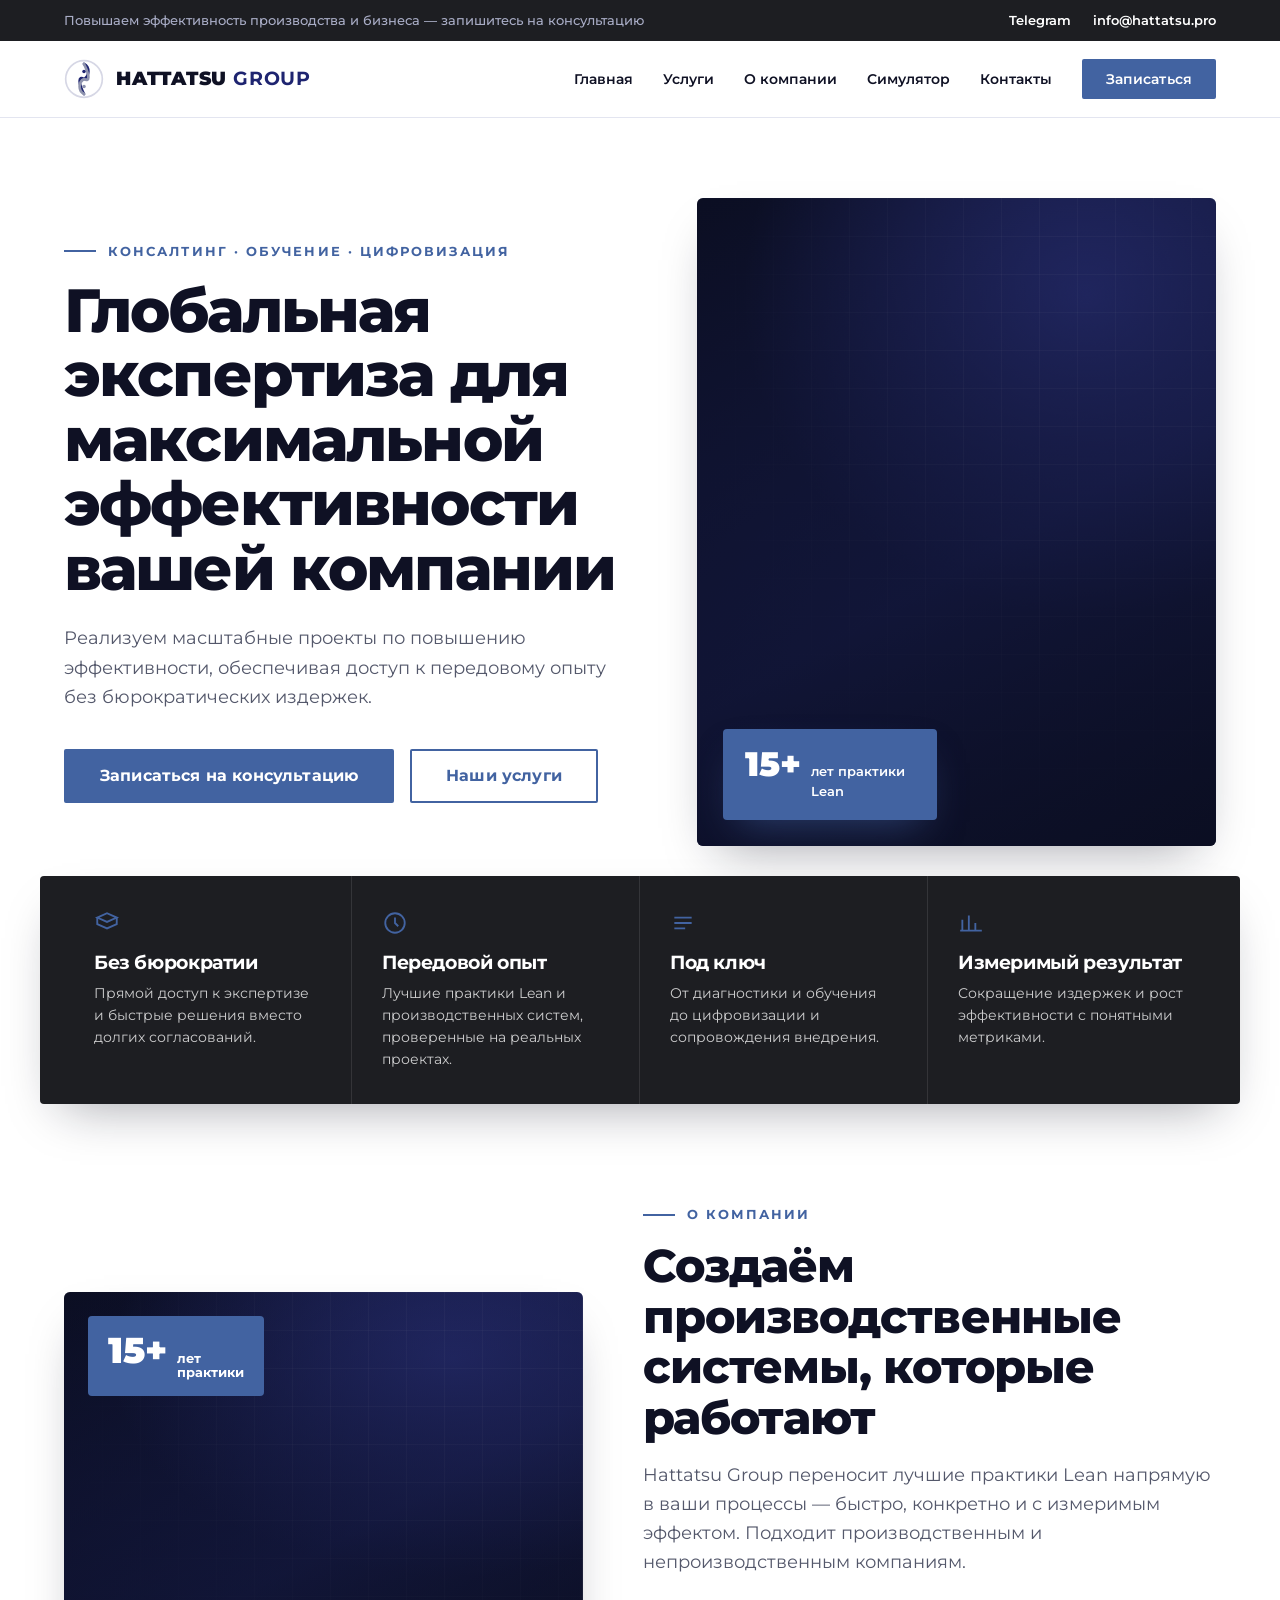
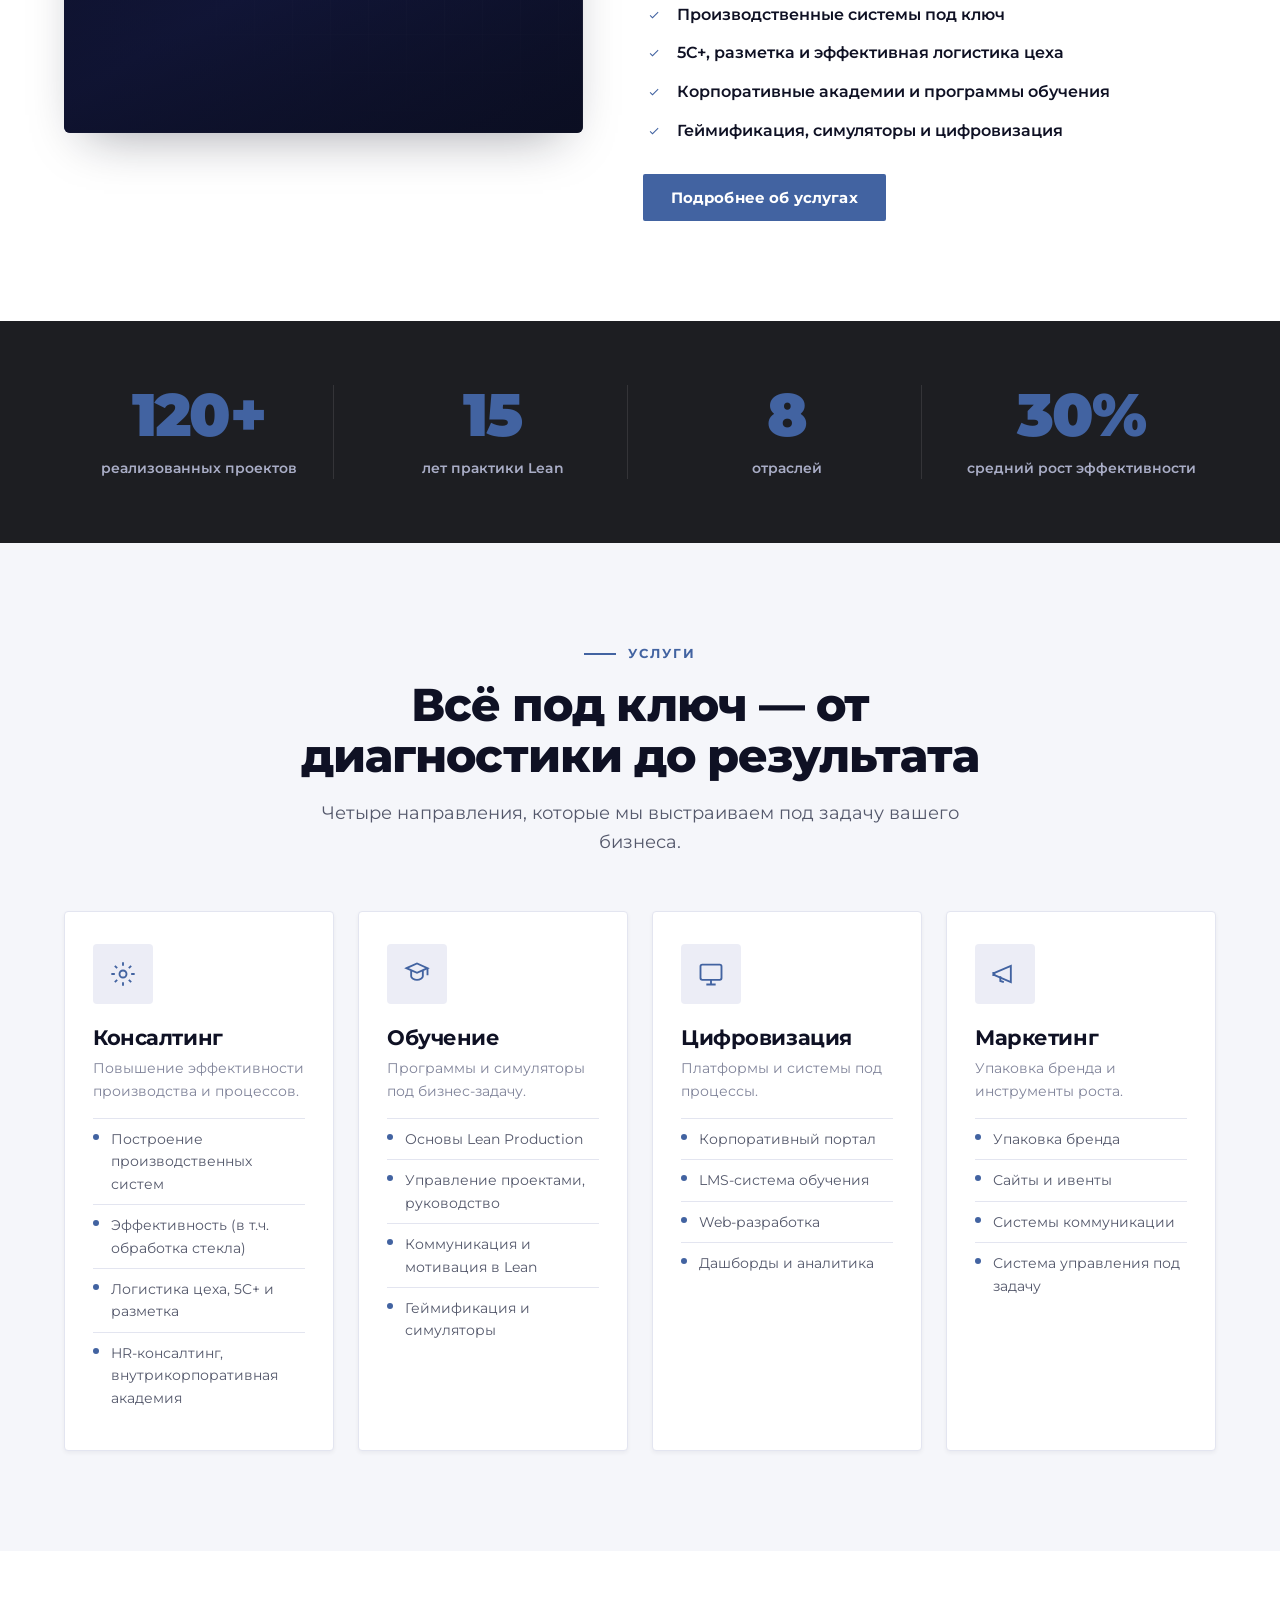
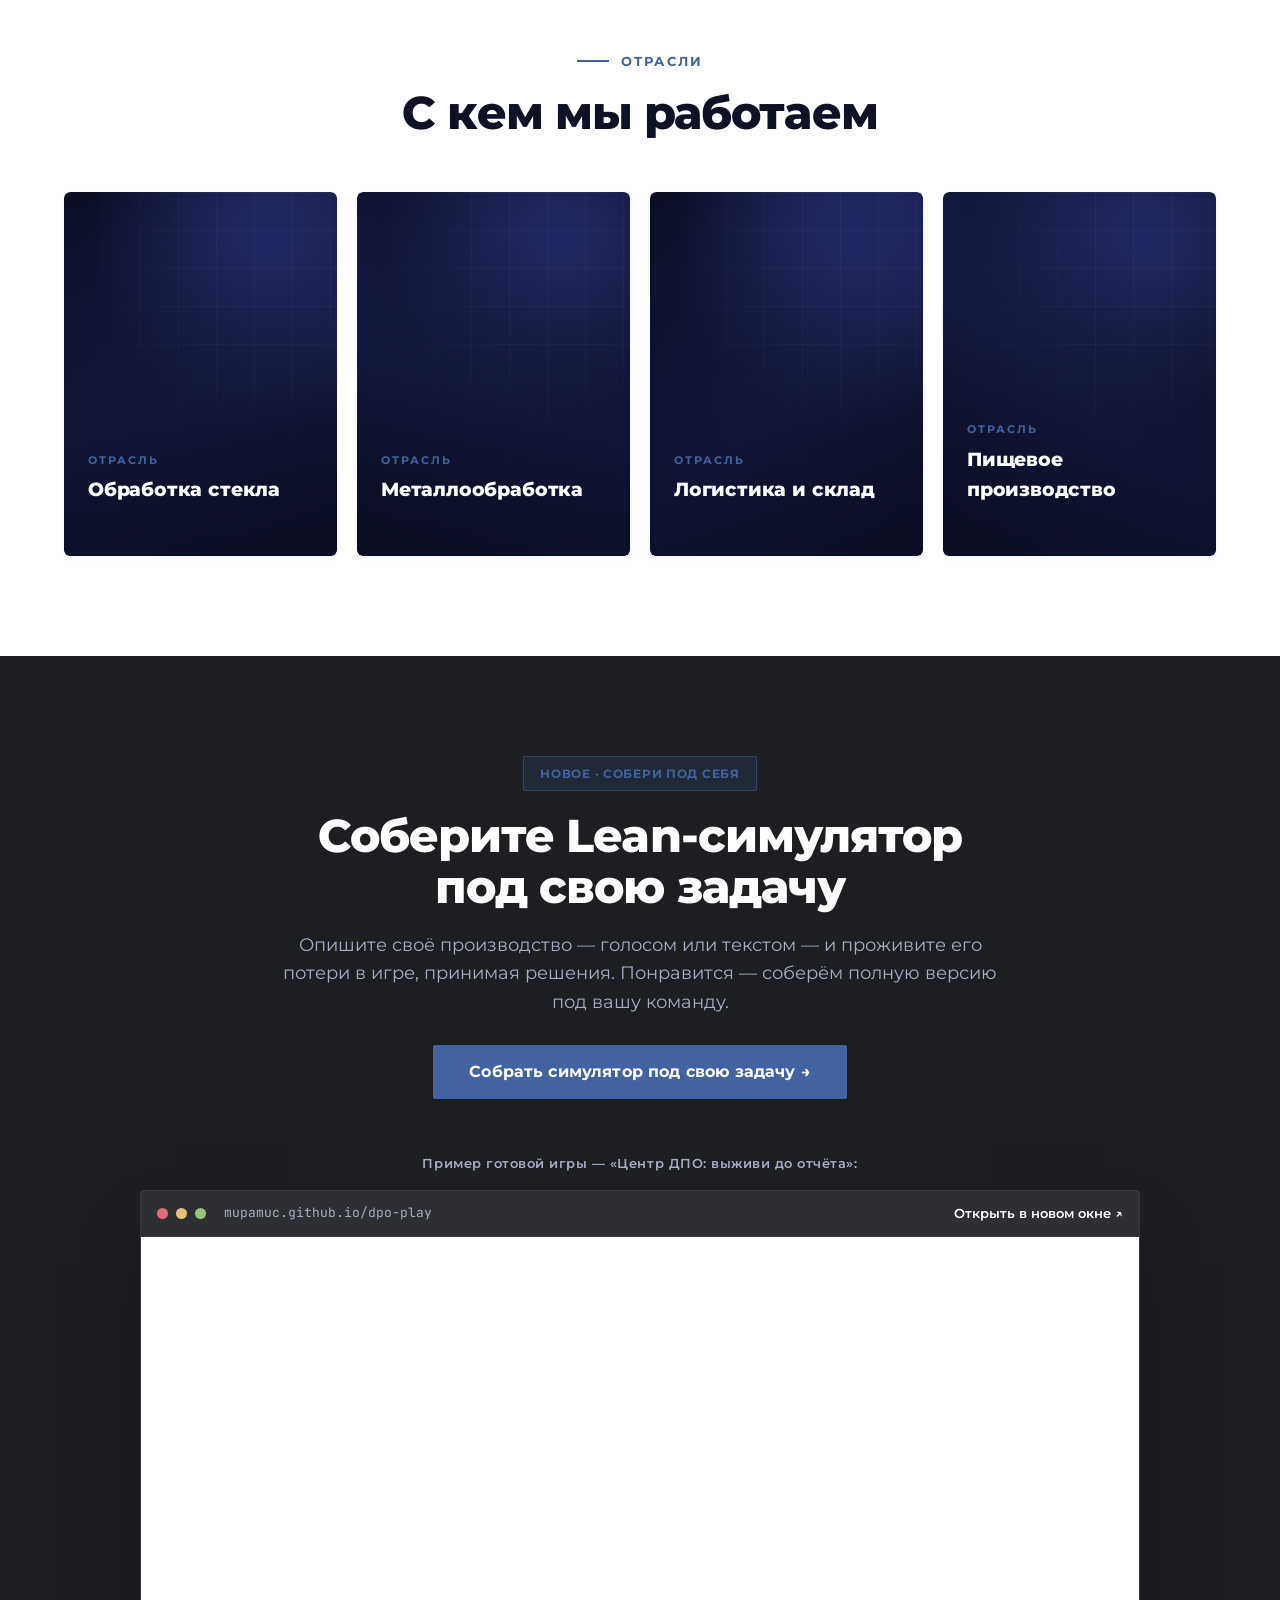
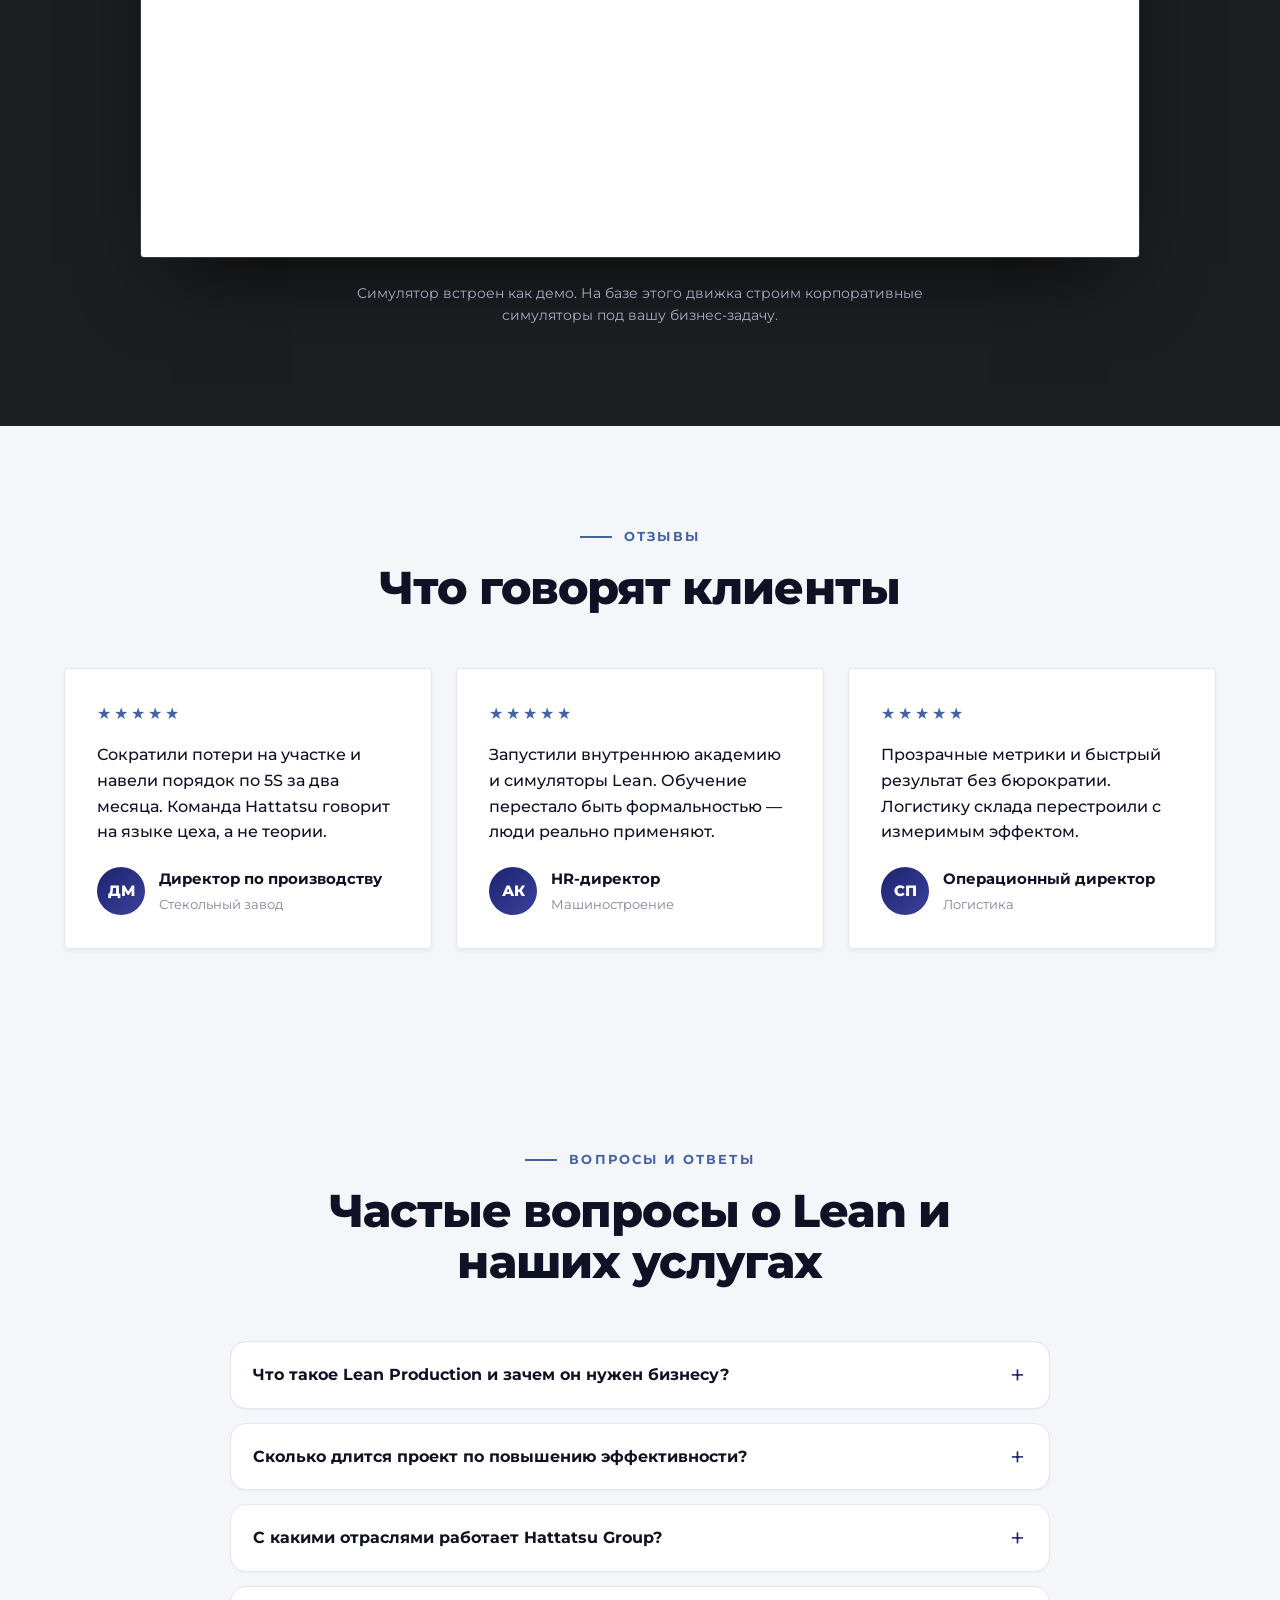
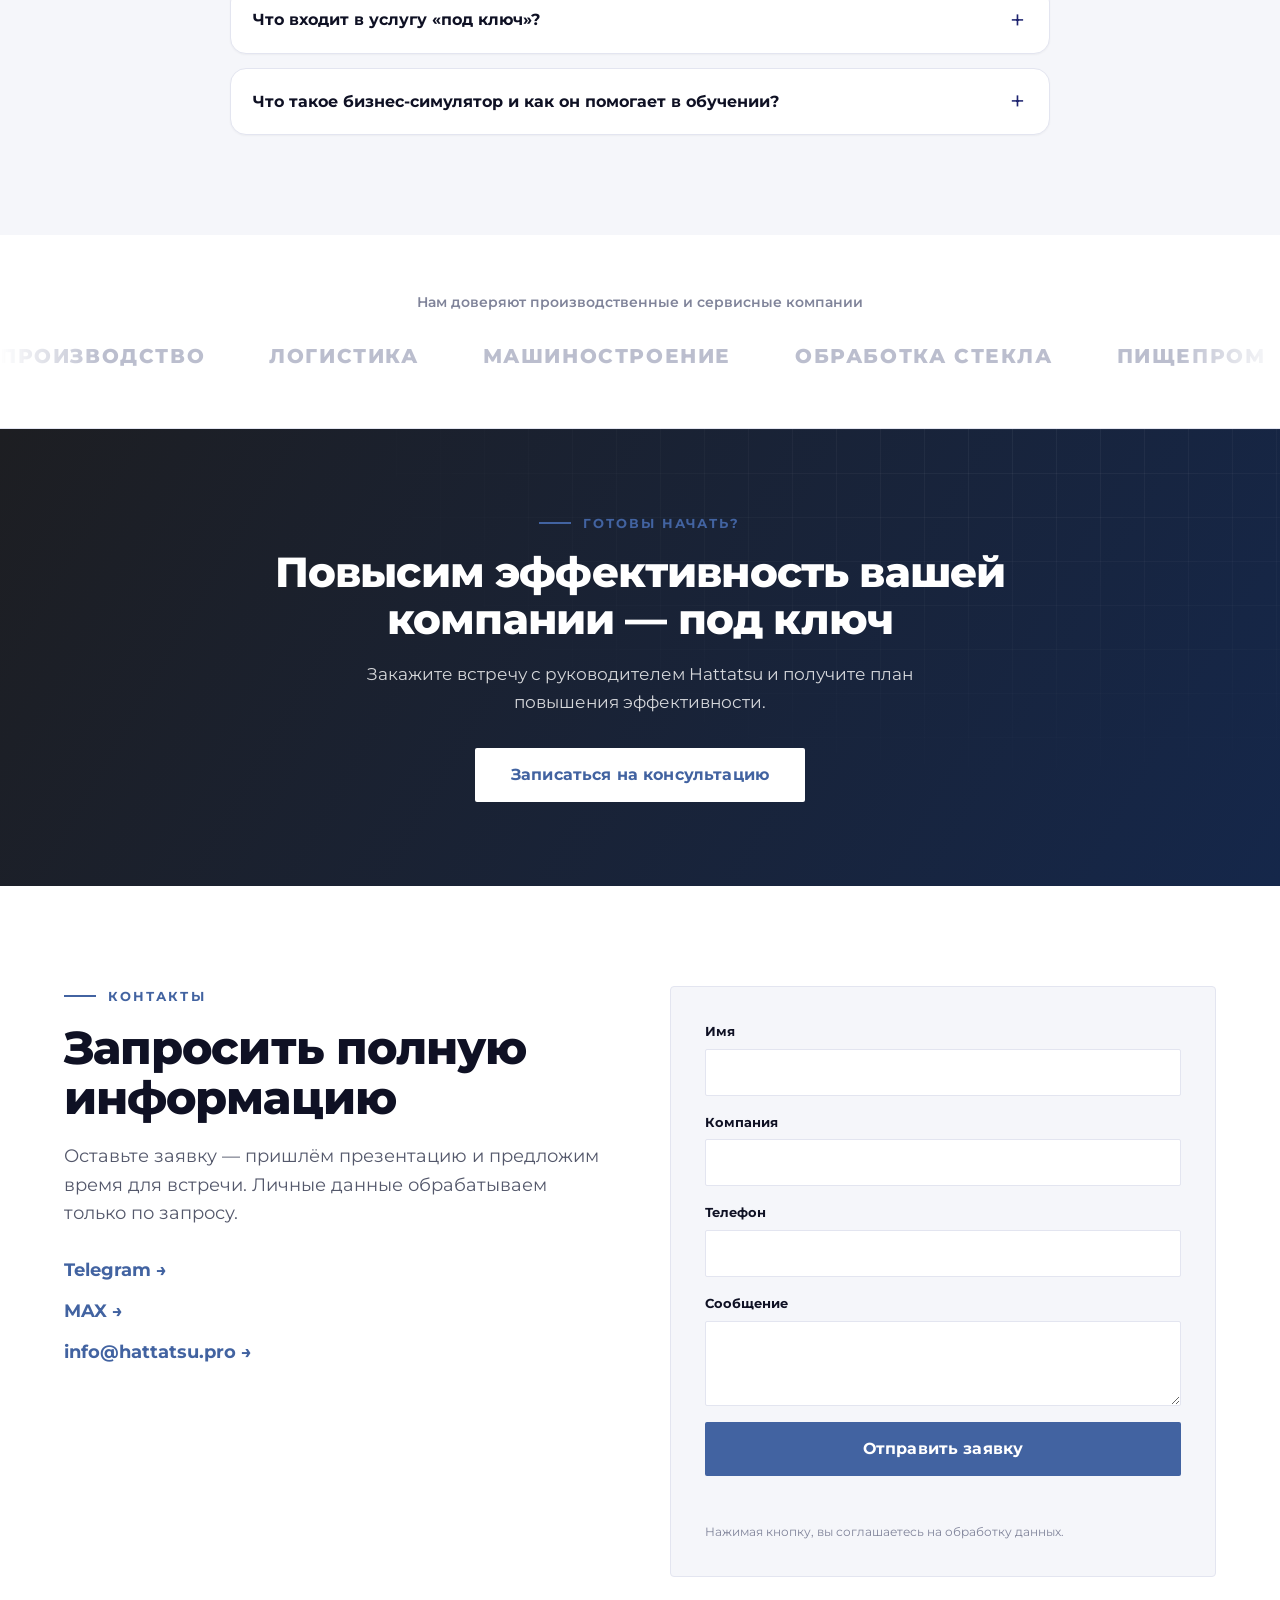
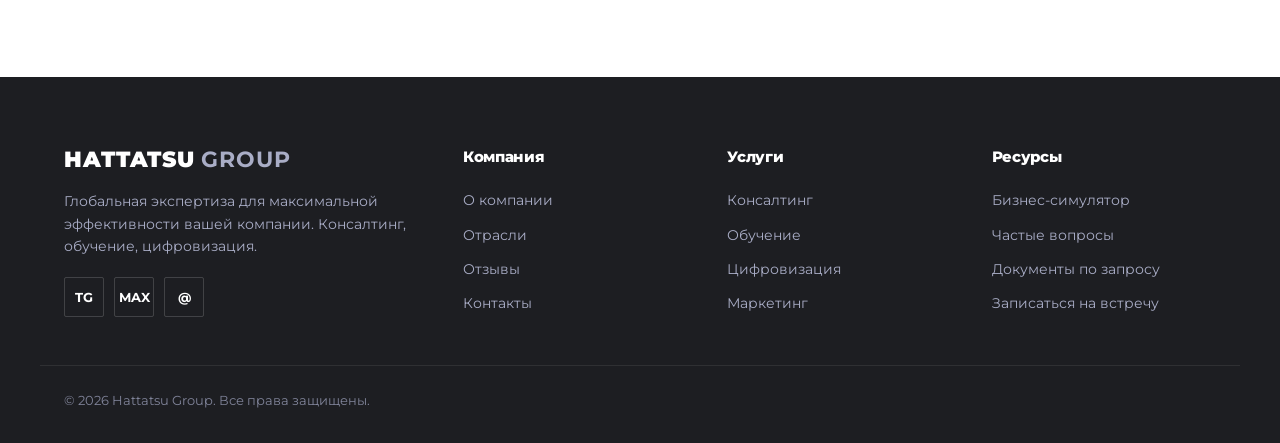
<file: index.html>
<!DOCTYPE html>
<html lang="ru">
<head>
  <meta charset="UTF-8" />
  <meta name="viewport" content="width=device-width, initial-scale=1.0" />
  <title>HATTATSU GROUP — Глобальная экспертиза для эффективности вашей компании</title>
  <meta name="description" content="Hattatsu Group — консалтинг и обучение по повышению эффективности производства и бизнеса. Lean Production, производственные системы, цифровизация, корпоративные академии и симуляторы." />
  <meta name="theme-color" content="#1E2470" />
  <link rel="icon" href="data:image/svg+xml,%3Csvg xmlns='http://www.w3.org/2000/svg' viewBox='0 0 48 48'%3E%3Crect width='48' height='48' rx='10' fill='%231E2470'/%3E%3Cpath d='M24 9c6 4 6 12 0 15-6-3-6 5 0 15' fill='none' stroke='white' stroke-width='3' stroke-linecap='round'/%3E%3C/svg%3E" />

  <!-- Open Graph / превью ссылки -->
  <meta property="og:type" content="website" />
  <meta property="og:title" content="HATTATSU GROUP — экспертиза для эффективности вашей компании" />
  <meta property="og:description" content="Консалтинг и обучение: Lean, производственные системы, цифровизация, бизнес-симуляторы. Реализуем масштабные проекты по повышению эффективности." />
  <meta property="og:url" content="https://mupamuc.github.io/hattatsu-site/" />
  <meta property="og:image" content="https://mupamuc.github.io/hattatsu-site/assets/img/og.png" />
  <meta property="og:image:width" content="1200" />
  <meta property="og:image:height" content="630" />
  <meta name="twitter:card" content="summary_large_image" />
  <meta name="twitter:title" content="HATTATSU GROUP — экспертиза для эффективности вашей компании" />
  <meta name="twitter:description" content="Консалтинг и обучение: Lean, производственные системы, цифровизация, бизнес-симуляторы." />
  <meta name="twitter:image" content="https://mupamuc.github.io/hattatsu-site/assets/img/og.png" />
  <meta property="og:site_name" content="HATTATSU GROUP" />
  <meta property="og:locale" content="ru_RU" />

  <!-- SEO -->
  <link rel="canonical" href="https://mupamuc.github.io/hattatsu-site/" />
  <meta name="robots" content="index, follow, max-image-preview:large, max-snippet:-1" />
  <meta name="author" content="HATTATSU GROUP" />

  <!-- Montserrat (кириллица) -->
  <link rel="preconnect" href="https://fonts.googleapis.com" />
  <link rel="preconnect" href="https://fonts.gstatic.com" crossorigin />
  <link href="https://fonts.googleapis.com/css2?family=Montserrat:wght@400;500;600;700;800;900&family=JetBrains+Mono:wght@500&display=swap" rel="stylesheet" />

  <link rel="stylesheet" href="assets/css/styles.css" />

  <!-- Контент виден даже без JS (AI-краулеры + доступность) -->
  <noscript><style>.reveal{opacity:1 !important;transform:none !important}</style></noscript>
</head>
<body id="top">

  <!-- ===================== TOP BAR ===================== -->
  <div class="topbar">
    <div class="container topbar__inner">
      <p class="topbar__tag">Повышаем эффективность производства и бизнеса — запишитесь на консультацию</p>
      <div class="topbar__contacts">
        <a href="https://t.me/" target="_blank" rel="noopener">Telegram</a>
        <a href="mailto:info@hattatsu.pro">info@hattatsu.pro</a>
      </div>
    </div>
  </div>

  <!-- ===================== NAV ===================== -->
  <header class="nav" id="nav">
    <div class="container nav__inner">
      <a class="brand" href="#top" aria-label="Hattatsu Group — на главную">
        <span class="brand__mark" aria-hidden="true">
          <svg viewBox="0 0 48 48" width="40" height="40">
            <circle cx="24" cy="24" r="22" fill="none" stroke="var(--primary)" stroke-width="2" opacity=".18"/>
            <path d="M24 6c7 4 7 14 0 18-7-4-7 4 0 18" fill="none" stroke="var(--primary)" stroke-width="3.2" stroke-linecap="round"/>
            <path d="M24 42c-7-4-7-14 0-18 7 4 7-4 0-18" fill="none" stroke="var(--steel)" stroke-width="3.2" stroke-linecap="round"/>
            <circle cx="24" cy="15" r="2.1" fill="var(--primary)"/>
            <circle cx="24" cy="33" r="2.1" fill="var(--steel)"/>
          </svg>
        </span>
        <span class="brand__name">HATTATSU<span class="brand__sub">GROUP</span></span>
      </a>

      <nav class="nav__menu" id="navMenu" aria-label="Главное меню">
        <a href="#top">Главная</a>
        <a href="#services">Услуги</a>
        <a href="#about">О компании</a>
        <a href="#simulator">Симулятор</a>
        <a href="#contacts">Контакты</a>
        <a class="btn btn--primary nav__cta" href="#contacts">Записаться</a>
      </nav>

      <button class="nav__burger" id="burger" aria-label="Меню" aria-expanded="false">
        <span></span><span></span><span></span>
      </button>
    </div>
  </header>

  <main>

    <!-- ===================== HERO ===================== -->
    <section class="hero">
      <div class="container hero__grid">
        <div class="hero__copy reveal">
          <p class="eyebrow eyebrow--accent">Консалтинг · Обучение · Цифровизация</p>
          <h1 class="hero__title">Глобальная экспертиза для максимальной эффективности вашей компании</h1>
          <p class="lead">Реализуем масштабные проекты по повышению эффективности, обеспечивая доступ к передовому опыту без бюрократических издержек.</p>
          <div class="hero__actions">
            <a class="btn btn--primary btn--lg" href="#contacts">Записаться на консультацию</a>
            <a class="btn btn--outline btn--lg" href="#services">Наши услуги</a>
          </div>
        </div>

        <div class="hero__media reveal">
          <!-- Затемнённое фото (заглушка под «самурай в цеху»). Подставить реальное фото в --photo -->
          <div class="hero__photo photo darken" style="--photo:none">
            <div class="hero__badge">
              <strong>15+</strong>
              <span>лет практики Lean</span>
            </div>
          </div>
        </div>
      </div>
    </section>

    <!-- ===================== FEATURE ROW ===================== -->
    <section class="features">
      <div class="container features__grid">
        <article class="feature reveal">
          <span class="feature__ic" aria-hidden="true">
            <svg viewBox="0 0 24 24" width="26" height="26" fill="none" stroke="currentColor" stroke-width="1.7"><path d="M3 7l9-4 9 4-9 4-9-4z"/><path d="M3 7v6l9 4 9-4V7"/></svg>
          </span>
          <h3>Без бюрократии</h3>
          <p>Прямой доступ к экспертизе и быстрые решения вместо долгих согласований.</p>
        </article>
        <article class="feature reveal">
          <span class="feature__ic" aria-hidden="true">
            <svg viewBox="0 0 24 24" width="26" height="26" fill="none" stroke="currentColor" stroke-width="1.7"><circle cx="12" cy="12" r="9"/><path d="M12 7v5l3 3"/></svg>
          </span>
          <h3>Передовой опыт</h3>
          <p>Лучшие практики Lean и производственных систем, проверенные на реальных проектах.</p>
        </article>
        <article class="feature reveal">
          <span class="feature__ic" aria-hidden="true">
            <svg viewBox="0 0 24 24" width="26" height="26" fill="none" stroke="currentColor" stroke-width="1.7"><path d="M4 7h16M4 12h16M4 17h10"/></svg>
          </span>
          <h3>Под ключ</h3>
          <p>От диагностики и обучения до цифровизации и сопровождения внедрения.</p>
        </article>
        <article class="feature reveal">
          <span class="feature__ic" aria-hidden="true">
            <svg viewBox="0 0 24 24" width="26" height="26" fill="none" stroke="currentColor" stroke-width="1.7"><path d="M4 19V9M10 19V5M16 19v-7M22 19H2"/></svg>
          </span>
          <h3>Измеримый результат</h3>
          <p>Сокращение издержек и рост эффективности с понятными метриками.</p>
        </article>
      </div>
    </section>

    <!-- ===================== ABOUT ===================== -->
    <section class="section about" id="about">
      <div class="container about__grid">
        <div class="about__media reveal">
          <div class="photo darken" style="--photo:none; --ang:150deg">
            <div class="about__exp"><strong>15+</strong><span>лет<br>практики</span></div>
          </div>
        </div>
        <div class="about__body reveal">
          <p class="eyebrow eyebrow--accent">О компании</p>
          <h2 class="section__title">Создаём производственные системы, которые работают</h2>
          <p class="section__lead">Hattatsu Group переносит лучшие практики Lean напрямую в ваши процессы — быстро, конкретно и с измеримым эффектом. Подходит производственным и непроизводственным компаниям.</p>
          <ul class="checklist">
            <li>Производственные системы под ключ</li>
            <li>5C+, разметка и эффективная логистика цеха</li>
            <li>Корпоративные академии и программы обучения</li>
            <li>Геймификация, симуляторы и цифровизация</li>
          </ul>
          <a class="btn btn--primary" href="#services">Подробнее об услугах</a>
        </div>
      </div>
    </section>

    <!-- ===================== COUNTERS ===================== -->
    <section class="counters">
      <div class="container counters__grid">
        <div class="counter reveal"><strong data-count="120" data-suffix="+">120+</strong><span>реализованных проектов</span></div>
        <div class="counter reveal"><strong data-count="15" data-suffix="">15</strong><span>лет практики Lean</span></div>
        <div class="counter reveal"><strong data-count="8" data-suffix="">8</strong><span>отраслей</span></div>
        <div class="counter reveal"><strong data-count="30" data-suffix="%">30%</strong><span>средний рост эффективности</span></div>
      </div>
    </section>

    <!-- ===================== SERVICES ===================== -->
    <section class="section section--soft" id="services">
      <div class="container">
        <header class="section__head section__head--center reveal">
          <p class="eyebrow eyebrow--accent eyebrow--center">Услуги</p>
          <h2 class="section__title">Всё под ключ — от диагностики до результата</h2>
          <p class="section__lead">Четыре направления, которые мы выстраиваем под задачу вашего бизнеса.</p>
        </header>

        <div class="cards">
          <article class="card reveal">
            <span class="card__ic" aria-hidden="true">
              <svg viewBox="0 0 24 24" width="28" height="28" fill="none" stroke="currentColor" stroke-width="1.6"><circle cx="12" cy="12" r="3"/><path d="M12 2v3M12 19v3M2 12h3M19 12h3M5 5l2 2M17 17l2 2M19 5l-2 2M7 17l-2 2"/></svg>
            </span>
            <h3>Консалтинг</h3>
            <p>Повышение эффективности производства и процессов.</p>
            <ul class="card__list">
              <li>Построение производственных систем</li>
              <li>Эффективность (в т.ч. обработка стекла)</li>
              <li>Логистика цеха, 5C+ и разметка</li>
              <li>HR-консалтинг, внутрикорпоративная академия</li>
            </ul>
          </article>

          <article class="card reveal">
            <span class="card__ic" aria-hidden="true">
              <svg viewBox="0 0 24 24" width="28" height="28" fill="none" stroke="currentColor" stroke-width="1.6"><path d="M3 7l9-4 9 4-9 4-9-4z"/><path d="M21 7v6M7 9.5V14c0 1.5 2.5 3 5 3s5-1.5 5-3V9.5"/></svg>
            </span>
            <h3>Обучение</h3>
            <p>Программы и симуляторы под бизнес-задачу.</p>
            <ul class="card__list">
              <li>Основы Lean Production</li>
              <li>Управление проектами, руководство</li>
              <li>Коммуникация и мотивация в Lean</li>
              <li>Геймификация и симуляторы</li>
            </ul>
          </article>

          <article class="card reveal">
            <span class="card__ic" aria-hidden="true">
              <svg viewBox="0 0 24 24" width="28" height="28" fill="none" stroke="currentColor" stroke-width="1.6"><rect x="3" y="4" width="18" height="13" rx="1.5"/><path d="M8 21h8M12 17v4"/></svg>
            </span>
            <h3>Цифровизация</h3>
            <p>Платформы и системы под процессы.</p>
            <ul class="card__list">
              <li>Корпоративный портал</li>
              <li>LMS-система обучения</li>
              <li>Web-разработка</li>
              <li>Дашборды и аналитика</li>
            </ul>
          </article>

          <article class="card reveal">
            <span class="card__ic" aria-hidden="true">
              <svg viewBox="0 0 24 24" width="28" height="28" fill="none" stroke="currentColor" stroke-width="1.6"><path d="M3 11l14-6v14L3 13v-2z"/><path d="M3 11H2v2h1M8 14v4l3 1"/></svg>
            </span>
            <h3>Маркетинг</h3>
            <p>Упаковка бренда и инструменты роста.</p>
            <ul class="card__list">
              <li>Упаковка бренда</li>
              <li>Сайты и ивенты</li>
              <li>Системы коммуникации</li>
              <li>Система управления под задачу</li>
            </ul>
          </article>
        </div>
      </div>
    </section>

    <!-- ===================== INDUSTRIES ===================== -->
    <section class="section" id="industries">
      <div class="container">
        <header class="section__head section__head--center reveal">
          <p class="eyebrow eyebrow--accent eyebrow--center">Отрасли</p>
          <h2 class="section__title">С кем мы работаем</h2>
        </header>
        <div class="industries">
          <a class="industry reveal" href="#contacts">
            <span class="industry__bg photo darken" style="--ang:160deg"></span>
            <span class="industry__cap"><span class="industry__eyebrow">Отрасль</span><strong class="industry__title">Обработка стекла</strong><span class="industry__more">Подробнее →</span></span>
          </a>
          <a class="industry reveal" href="#contacts">
            <span class="industry__bg photo darken" style="--ang:200deg"></span>
            <span class="industry__cap"><span class="industry__eyebrow">Отрасль</span><strong class="industry__title">Металлообработка</strong><span class="industry__more">Подробнее →</span></span>
          </a>
          <a class="industry reveal" href="#contacts">
            <span class="industry__bg photo darken" style="--ang:140deg"></span>
            <span class="industry__cap"><span class="industry__eyebrow">Отрасль</span><strong class="industry__title">Логистика и склад</strong><span class="industry__more">Подробнее →</span></span>
          </a>
          <a class="industry reveal" href="#contacts">
            <span class="industry__bg photo darken" style="--ang:220deg"></span>
            <span class="industry__cap"><span class="industry__eyebrow">Отрасль</span><strong class="industry__title">Пищевое производство</strong><span class="industry__more">Подробнее →</span></span>
          </a>
        </div>
      </div>
    </section>

    <!-- ===================== SIMULATOR / ИГРА ===================== -->
    <section class="section sim" id="simulator">
      <div class="container">
        <header class="section__head section__head--center reveal">
          <span class="badge badge--gold">Новое · собери под себя</span>
          <h2 class="section__title section__title--light">Соберите Lean-симулятор под свою задачу</h2>
          <p class="section__lead section__lead--light">Опишите своё производство — голосом или текстом — и проживите его потери в игре, принимая решения. Понравится — соберём полную версию под вашу команду.</p>
          <a class="btn btn--primary btn--lg sim__cta" href="simulator.html">Собрать симулятор под свою задачу →</a>
        </header>

        <p class="sim__examplelabel reveal">Пример готовой игры — «Центр ДПО: выживи до отчёта»:</p>
        <div class="sim__frame reveal">
          <div class="sim__bar">
            <span class="sim__dot"></span><span class="sim__dot"></span><span class="sim__dot"></span>
            <span class="sim__url">mupamuc.github.io/dpo-play</span>
            <a class="sim__open" href="https://mupamuc.github.io/dpo-play/" target="_blank" rel="noopener">Открыть в новом окне ↗</a>
          </div>
          <div class="sim__embed" id="simEmbed" data-src="https://mupamuc.github.io/dpo-play/">
            <button class="sim__play" id="simPlay" type="button" aria-label="Запустить симулятор">
              <span class="sim__playicon">▶</span>
              <span>Запустить симулятор</span>
              <small>Открытый доступ · без регистрации</small>
            </button>
          </div>
        </div>
        <p class="sim__note reveal">Симулятор встроен как демо. На базе этого движка строим корпоративные симуляторы под вашу бизнес-задачу.</p>
      </div>
    </section>

    <!-- ===================== TESTIMONIALS ===================== -->
    <section class="section section--soft" id="reviews">
      <div class="container">
        <header class="section__head section__head--center reveal">
          <p class="eyebrow eyebrow--accent eyebrow--center">Отзывы</p>
          <h2 class="section__title">Что говорят клиенты</h2>
        </header>
        <div class="reviews">
          <figure class="review reveal">
            <div class="review__stars">★★★★★</div>
            <blockquote>Сократили потери на участке и навели порядок по 5S за два месяца. Команда Hattatsu говорит на языке цеха, а не теории.</blockquote>
            <figcaption><span class="review__ava">ДМ</span><span><strong>Директор по производству</strong><small>Стекольный завод</small></span></figcaption>
          </figure>
          <figure class="review reveal">
            <div class="review__stars">★★★★★</div>
            <blockquote>Запустили внутреннюю академию и симуляторы Lean. Обучение перестало быть формальностью — люди реально применяют.</blockquote>
            <figcaption><span class="review__ava">АК</span><span><strong>HR-директор</strong><small>Машиностроение</small></span></figcaption>
          </figure>
          <figure class="review reveal">
            <div class="review__stars">★★★★★</div>
            <blockquote>Прозрачные метрики и быстрый результат без бюрократии. Логистику склада перестроили с измеримым эффектом.</blockquote>
            <figcaption><span class="review__ava">СП</span><span><strong>Операционный директор</strong><small>Логистика</small></span></figcaption>
          </figure>
        </div>
      </div>
    </section>

    <!-- ===================== FAQ ===================== -->
    <section class="section section--soft" id="faq">
      <div class="container">
        <header class="section__head section__head--center reveal">
          <p class="eyebrow eyebrow--accent eyebrow--center">Вопросы и ответы</p>
          <h2 class="section__title">Частые вопросы о Lean и наших услугах</h2>
        </header>
        <div class="faq reveal">
          <details class="faq__item">
            <summary>Что такое Lean Production и зачем он нужен бизнесу?</summary>
            <p>Lean Production (бережливое производство) — система управления, которая повышает эффективность за счёт устранения потерь: лишних запасов, ожиданий, перемещений и брака. Бизнес получает рост производительности, снижение издержек и более стабильное качество.</p>
          </details>
          <details class="faq__item">
            <summary>Сколько длится проект по повышению эффективности?</summary>
            <p>Пилотный проект обычно занимает от 2 до 6 месяцев в зависимости от масштаба участка и целей. Первые измеримые результаты по 5S и логистике цеха появляются уже в первые недели.</p>
          </details>
          <details class="faq__item">
            <summary>С какими отраслями работает Hattatsu Group?</summary>
            <p>Мы работаем с обработкой стекла, металлообработкой, машиностроением, логистикой и складом, пищевым производством. Подход применим и к непроизводственным компаниям.</p>
          </details>
          <details class="faq__item">
            <summary>Что входит в услугу «под ключ»?</summary>
            <p>Полный цикл: диагностика процессов, обучение команды, построение производственной системы, цифровизация (LMS, дашборды, корпоративные порталы) и сопровождение внедрения до достижения измеримого результата.</p>
          </details>
          <details class="faq__item">
            <summary>Что такое бизнес-симулятор и как он помогает в обучении?</summary>
            <p>Это игровой тренажёр Lean с открытым доступом в браузере. Команда отрабатывает принципы бережливого производства на практике, без риска для реальных процессов. На базе движка строим корпоративные симуляторы под задачу клиента.</p>
          </details>
        </div>
      </div>
    </section>

    <!-- ===================== CLIENTS / PARTNERS ===================== -->
    <section class="clients">
      <p class="clients__label">Нам доверяют производственные и сервисные компании</p>
      <div class="marquee">
        <div class="marquee__track" aria-hidden="false">
          <span>ПРОИЗВОДСТВО</span><span>ЛОГИСТИКА</span><span>МАШИНОСТРОЕНИЕ</span><span>ОБРАБОТКА СТЕКЛА</span><span>ПИЩЕПРОМ</span><span>СКЛАД &amp; WMS</span>
          <span>ПРОИЗВОДСТВО</span><span>ЛОГИСТИКА</span><span>МАШИНОСТРОЕНИЕ</span><span>ОБРАБОТКА СТЕКЛА</span><span>ПИЩЕПРОМ</span><span>СКЛАД &amp; WMS</span>
        </div>
      </div>
    </section>

    <!-- ===================== CTA BAND ===================== -->
    <section class="cta">
      <div class="container cta__inner reveal">
        <p class="eyebrow eyebrow--light">Готовы начать?</p>
        <h2>Повысим эффективность вашей компании — под ключ</h2>
        <p class="cta__lead">Закажите встречу с руководителем Hattatsu и получите план повышения эффективности.</p>
        <a class="btn btn--light btn--lg" href="#contacts">Записаться на консультацию</a>
      </div>
    </section>

    <!-- ===================== CONTACTS ===================== -->
    <section class="section" id="contacts">
      <div class="container contacts__grid">
        <div class="reveal">
          <p class="eyebrow eyebrow--accent">Контакты</p>
          <h2 class="section__title">Запросить полную информацию</h2>
          <p class="section__lead">Оставьте заявку — пришлём презентацию и предложим время для встречи. Личные данные обрабатываем только по запросу.</p>
          <ul class="contacts__links">
            <li><a href="https://t.me/" target="_blank" rel="noopener">Telegram →</a></li>
            <li><a href="#" rel="noopener">MAX →</a></li>
            <li><a href="mailto:info@hattatsu.pro">info@hattatsu.pro →</a></li>
          </ul>
        </div>

        <form class="form reveal" id="leadForm" novalidate>
          <label>Имя<input type="text" name="name" autocomplete="name" required></label>
          <label>Компания<input type="text" name="company" autocomplete="organization"></label>
          <label>Телефон<input type="tel" name="phone" autocomplete="tel" required></label>
          <label>Сообщение<textarea name="message" rows="3"></textarea></label>
          <button class="btn btn--primary btn--lg" type="submit">Отправить заявку</button>
          <p class="form__status" id="formStatus" role="status" aria-live="polite"></p>
          <p class="form__note">Нажимая кнопку, вы соглашаетесь на обработку данных.</p>
        </form>
      </div>
    </section>
  </main>

  <!-- ===================== FOOTER ===================== -->
  <footer class="footer">
    <div class="container footer__grid">
      <div class="footer__brand">
        <span class="brand__name brand__name--light">HATTATSU<span class="brand__sub">GROUP</span></span>
        <p>Глобальная экспертиза для максимальной эффективности вашей компании. Консалтинг, обучение, цифровизация.</p>
        <div class="footer__social">
          <a href="https://t.me/" target="_blank" rel="noopener" aria-label="Telegram">TG</a>
          <a href="#" aria-label="MAX">MAX</a>
          <a href="mailto:info@hattatsu.pro" aria-label="E-mail">@</a>
        </div>
      </div>
      <nav class="footer__col" aria-label="Компания">
        <h4>Компания</h4>
        <a href="#about">О компании</a>
        <a href="#industries">Отрасли</a>
        <a href="#reviews">Отзывы</a>
        <a href="#contacts">Контакты</a>
      </nav>
      <nav class="footer__col" aria-label="Услуги">
        <h4>Услуги</h4>
        <a href="#services">Консалтинг</a>
        <a href="#services">Обучение</a>
        <a href="#services">Цифровизация</a>
        <a href="#services">Маркетинг</a>
      </nav>
      <nav class="footer__col" aria-label="Ресурсы">
        <h4>Ресурсы</h4>
        <a href="#simulator">Бизнес-симулятор</a>
        <a href="#faq">Частые вопросы</a>
        <a href="#contacts">Документы по запросу</a>
        <a href="#contacts">Записаться на встречу</a>
      </nav>
    </div>
    <div class="container footer__legal">© <span id="year"></span> Hattatsu Group. Все права защищены.</div>
  </footer>

  <!-- ===================== STRUCTURED DATA (JSON-LD) ===================== -->
  <script type="application/ld+json">
  {
    "@context": "https://schema.org",
    "@graph": [
      {
        "@type": "Organization",
        "@id": "https://mupamuc.github.io/hattatsu-site/#org",
        "name": "HATTATSU GROUP",
        "url": "https://mupamuc.github.io/hattatsu-site/",
        "email": "info@hattatsu.pro",
        "logo": "https://mupamuc.github.io/hattatsu-site/assets/img/og.png",
        "image": "https://mupamuc.github.io/hattatsu-site/assets/img/og.png",
        "slogan": "Глобальная экспертиза для максимальной эффективности вашей компании",
        "description": "Консалтинг и обучение по повышению эффективности производства и бизнеса: Lean Production, производственные системы, цифровизация, корпоративные академии и бизнес-симуляторы.",
        "knowsAbout": ["Lean Production", "Бережливое производство", "Производственные системы", "5S", "Логистика цеха", "Цифровизация производства", "Корпоративное обучение", "Геймификация обучения"],
        "areaServed": { "@type": "Country", "name": "Россия" }
      },
      {
        "@type": "ProfessionalService",
        "@id": "https://mupamuc.github.io/hattatsu-site/#service",
        "name": "HATTATSU GROUP — Lean-консалтинг и обучение",
        "url": "https://mupamuc.github.io/hattatsu-site/",
        "image": "https://mupamuc.github.io/hattatsu-site/assets/img/og.png",
        "provider": { "@id": "https://mupamuc.github.io/hattatsu-site/#org" },
        "areaServed": { "@type": "Country", "name": "Россия" },
        "serviceType": ["Lean-консалтинг", "Корпоративное обучение", "Цифровизация", "Маркетинг"],
        "description": "Повышение эффективности производства и бизнеса под ключ: диагностика, обучение, построение производственных систем, цифровизация и сопровождение внедрения.",
        "hasOfferCatalog": {
          "@type": "OfferCatalog",
          "name": "Услуги Hattatsu Group",
          "itemListElement": [
            { "@type": "Offer", "itemOffered": { "@type": "Service", "name": "Консалтинг", "description": "Построение производственных систем, эффективность, логистика цеха, 5C+, HR-консалтинг и внутрикорпоративная академия." } },
            { "@type": "Offer", "itemOffered": { "@type": "Service", "name": "Обучение", "description": "Основы Lean Production, управление проектами, коммуникация и мотивация в Lean, геймификация и симуляторы." } },
            { "@type": "Offer", "itemOffered": { "@type": "Service", "name": "Цифровизация", "description": "Корпоративный портал, LMS-система обучения, web-разработка, дашборды и аналитика." } },
            { "@type": "Offer", "itemOffered": { "@type": "Service", "name": "Маркетинг", "description": "Упаковка бренда, сайты и ивенты, системы коммуникации." } }
          ]
        }
      },
      {
        "@type": "WebSite",
        "@id": "https://mupamuc.github.io/hattatsu-site/#website",
        "url": "https://mupamuc.github.io/hattatsu-site/",
        "name": "HATTATSU GROUP",
        "inLanguage": "ru-RU",
        "publisher": { "@id": "https://mupamuc.github.io/hattatsu-site/#org" }
      },
      {
        "@type": "FAQPage",
        "@id": "https://mupamuc.github.io/hattatsu-site/#faq",
        "mainEntity": [
          { "@type": "Question", "name": "Что такое Lean Production и зачем он нужен бизнесу?", "acceptedAnswer": { "@type": "Answer", "text": "Lean Production (бережливое производство) — система управления, которая повышает эффективность за счёт устранения потерь: лишних запасов, ожиданий, перемещений и брака. Бизнес получает рост производительности, снижение издержек и более стабильное качество." } },
          { "@type": "Question", "name": "Сколько длится проект по повышению эффективности?", "acceptedAnswer": { "@type": "Answer", "text": "Пилотный проект обычно занимает от 2 до 6 месяцев в зависимости от масштаба участка и целей. Первые измеримые результаты по 5S и логистике цеха появляются уже в первые недели." } },
          { "@type": "Question", "name": "С какими отраслями работает Hattatsu Group?", "acceptedAnswer": { "@type": "Answer", "text": "Мы работаем с обработкой стекла, металлообработкой, машиностроением, логистикой и складом, пищевым производством. Подход применим и к непроизводственным компаниям." } },
          { "@type": "Question", "name": "Что входит в услугу «под ключ»?", "acceptedAnswer": { "@type": "Answer", "text": "Полный цикл: диагностика процессов, обучение команды, построение производственной системы, цифровизация (LMS, дашборды, корпоративные порталы) и сопровождение внедрения до достижения измеримого результата." } },
          { "@type": "Question", "name": "Что такое бизнес-симулятор и как он помогает в обучении?", "acceptedAnswer": { "@type": "Answer", "text": "Это игровой тренажёр Lean с открытым доступом в браузере. Команда отрабатывает принципы бережливого производства на практике, без риска для реальных процессов. На базе движка строим корпоративные симуляторы под задачу клиента." } }
        ]
      },
      {
        "@type": "BreadcrumbList",
        "@id": "https://mupamuc.github.io/hattatsu-site/#breadcrumb",
        "itemListElement": [
          { "@type": "ListItem", "position": 1, "name": "Главная", "item": "https://mupamuc.github.io/hattatsu-site/" }
        ]
      }
    ]
  }
  </script>

  <script src="assets/js/main.js"></script>
</body>
</html>
</file>
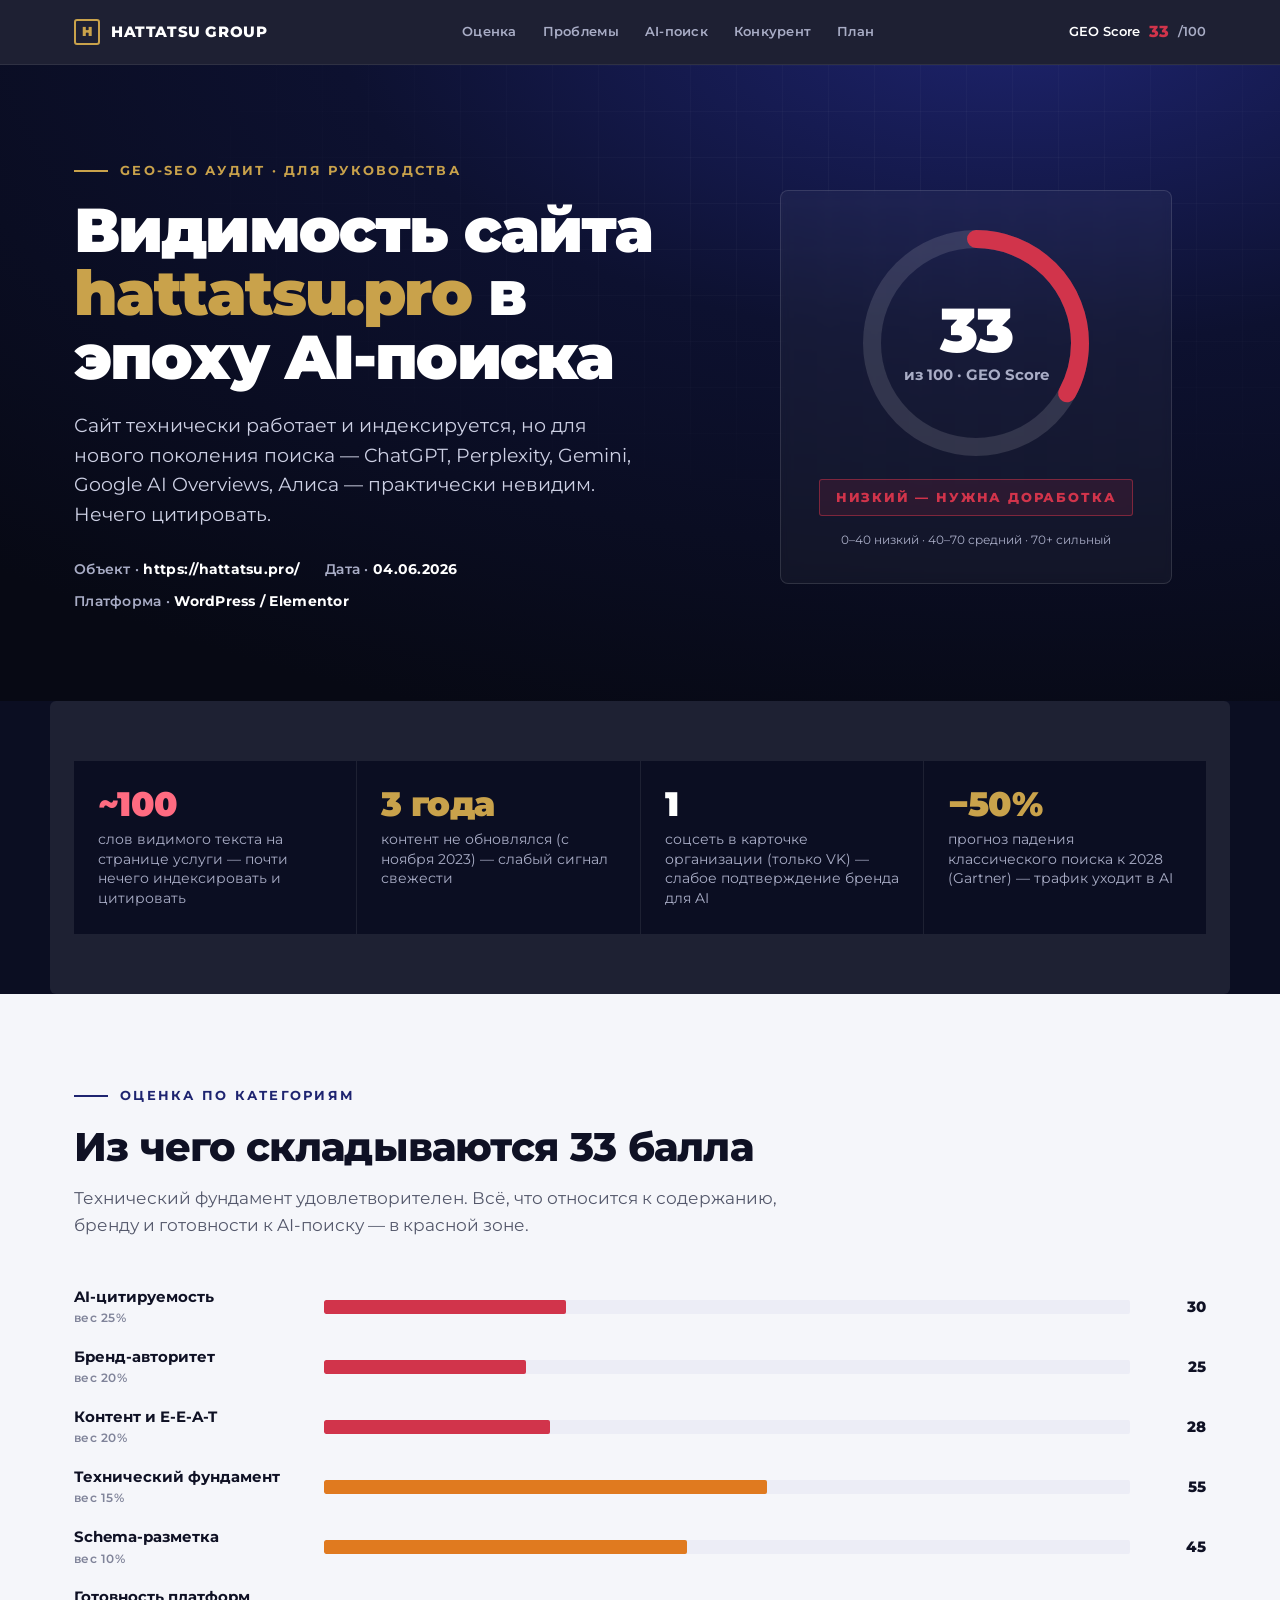
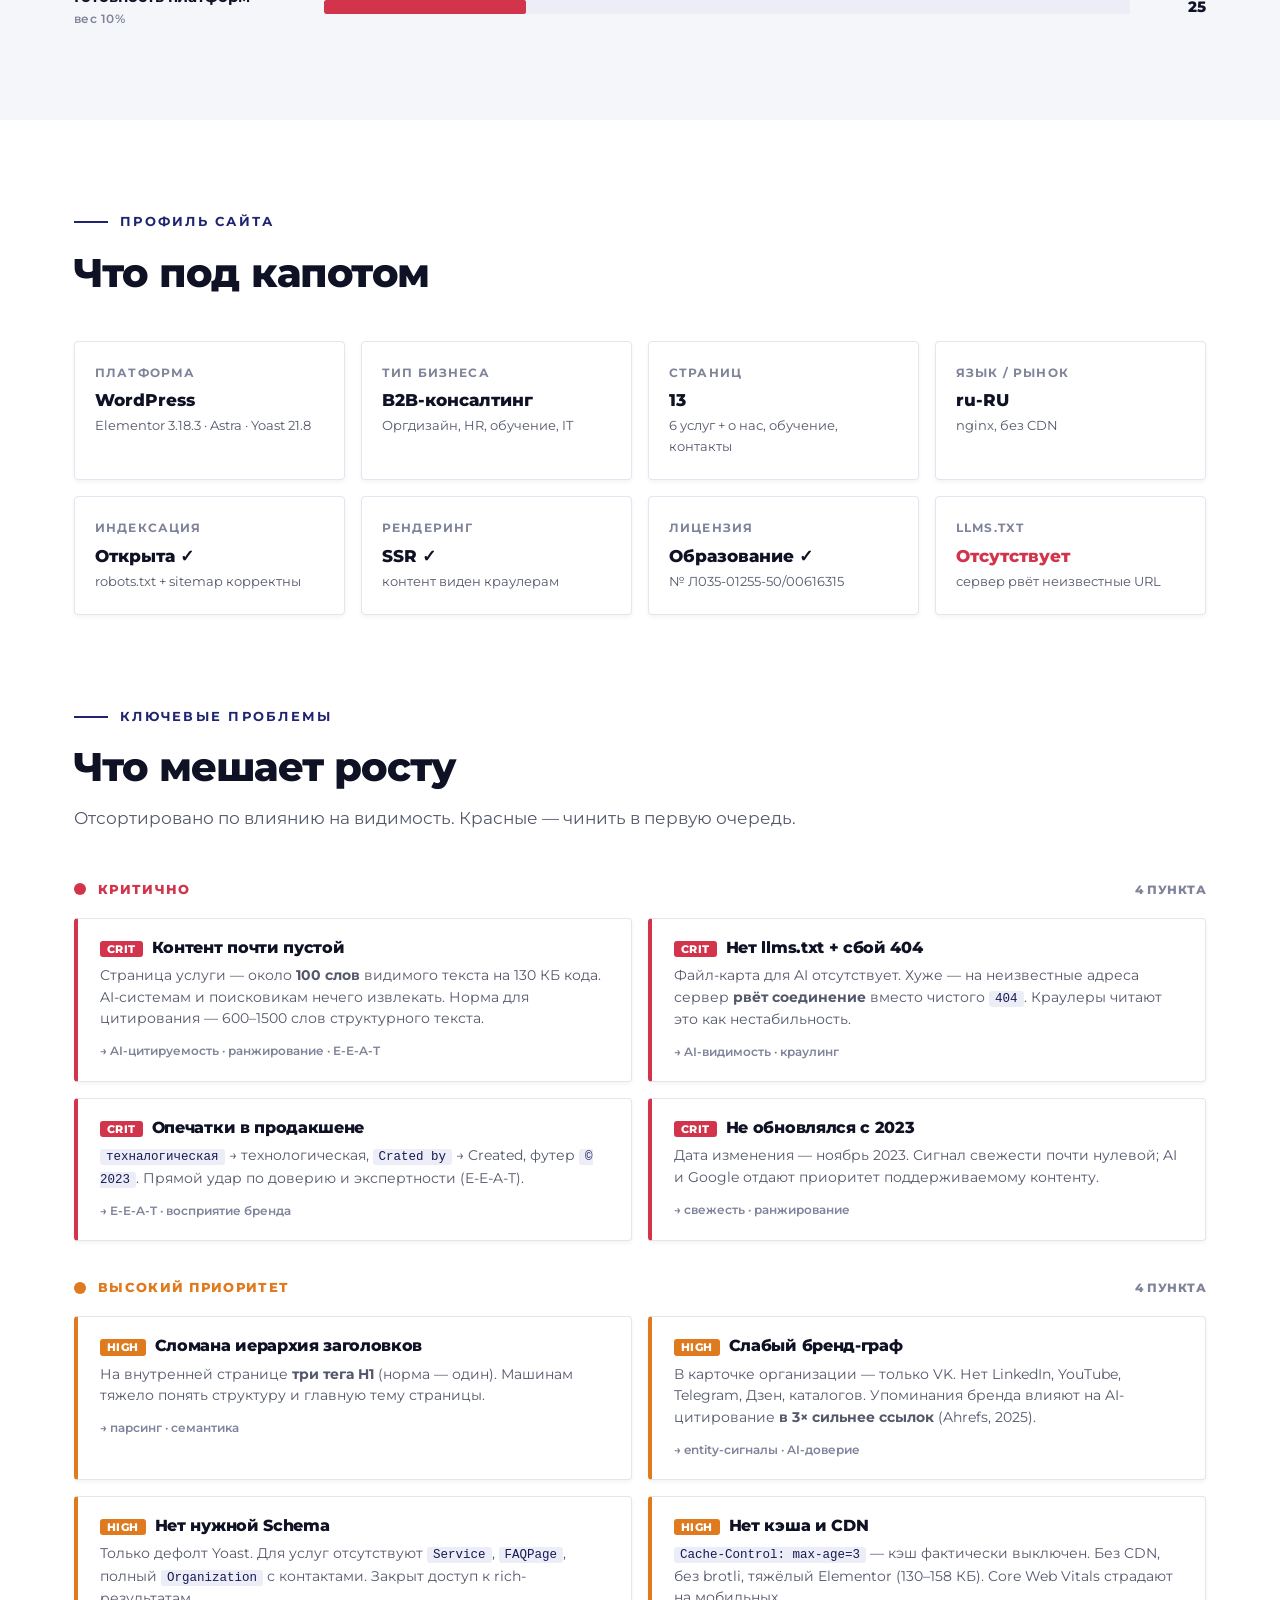
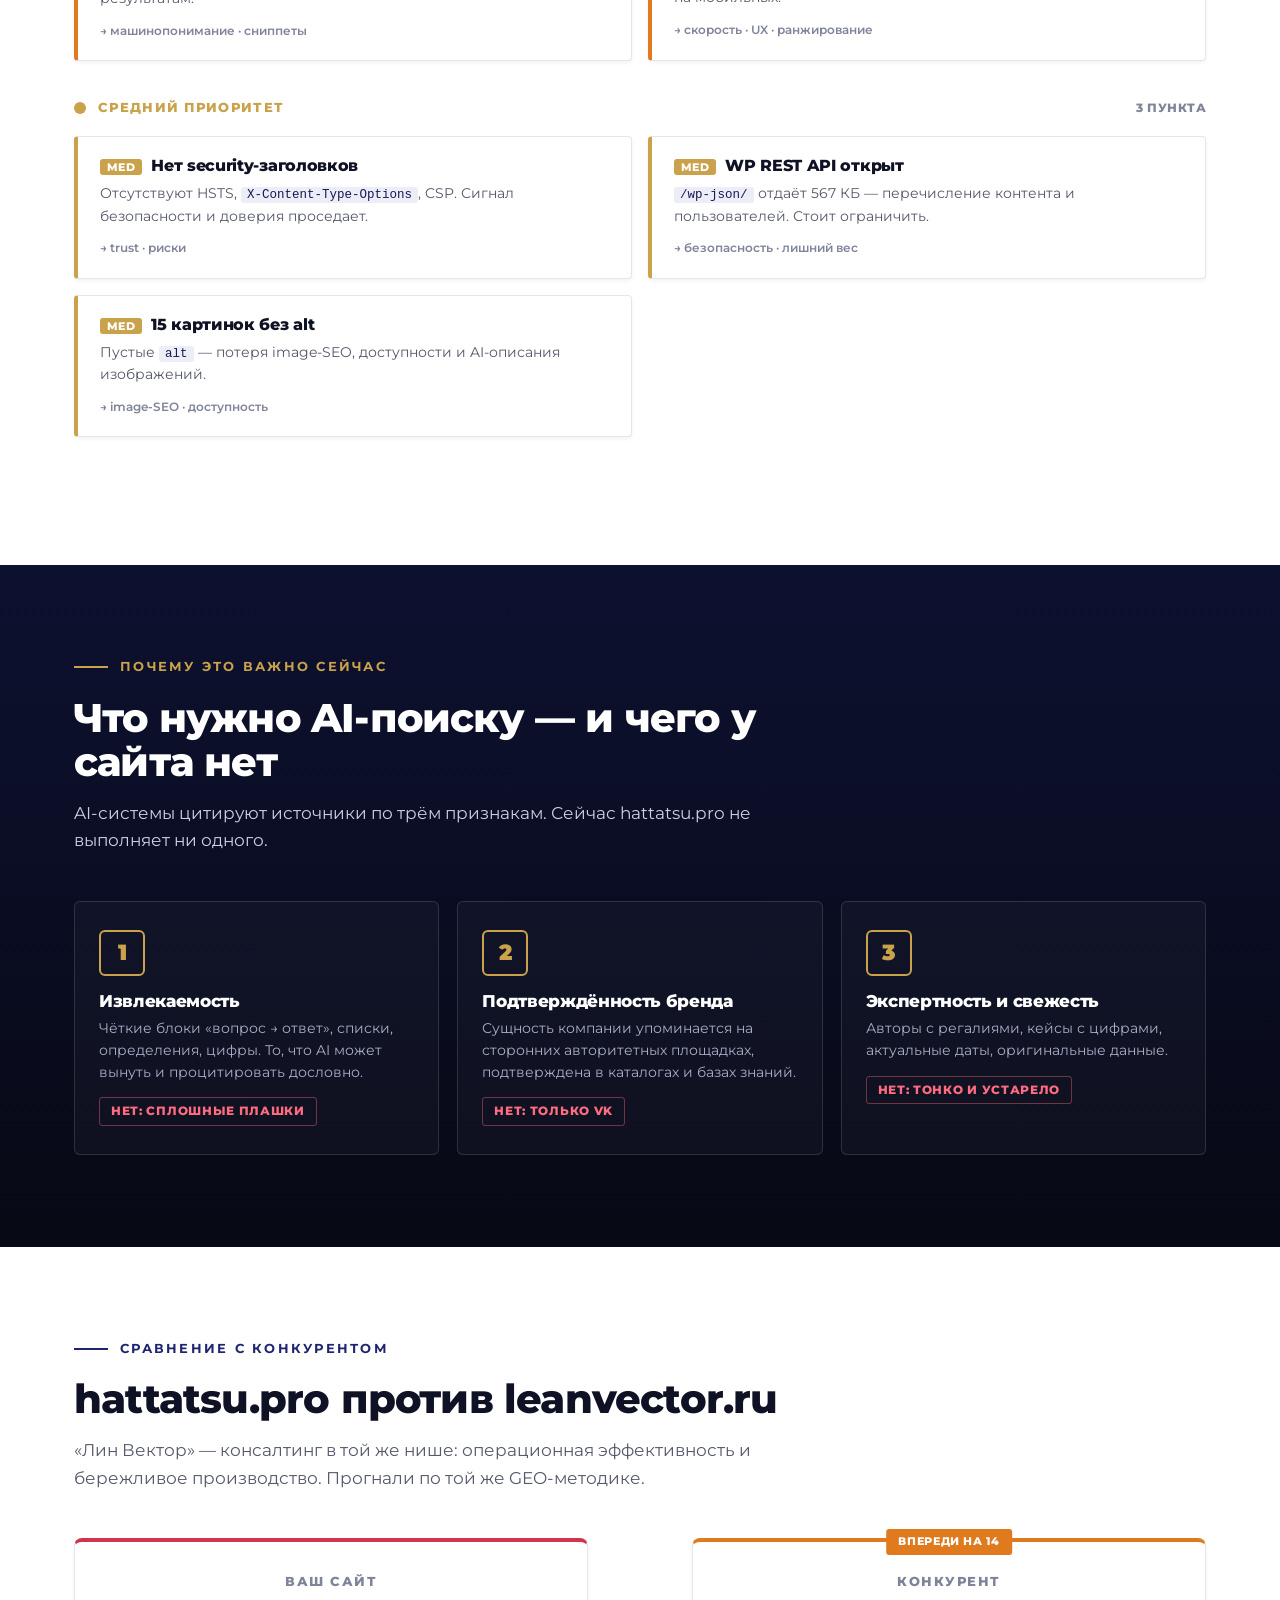
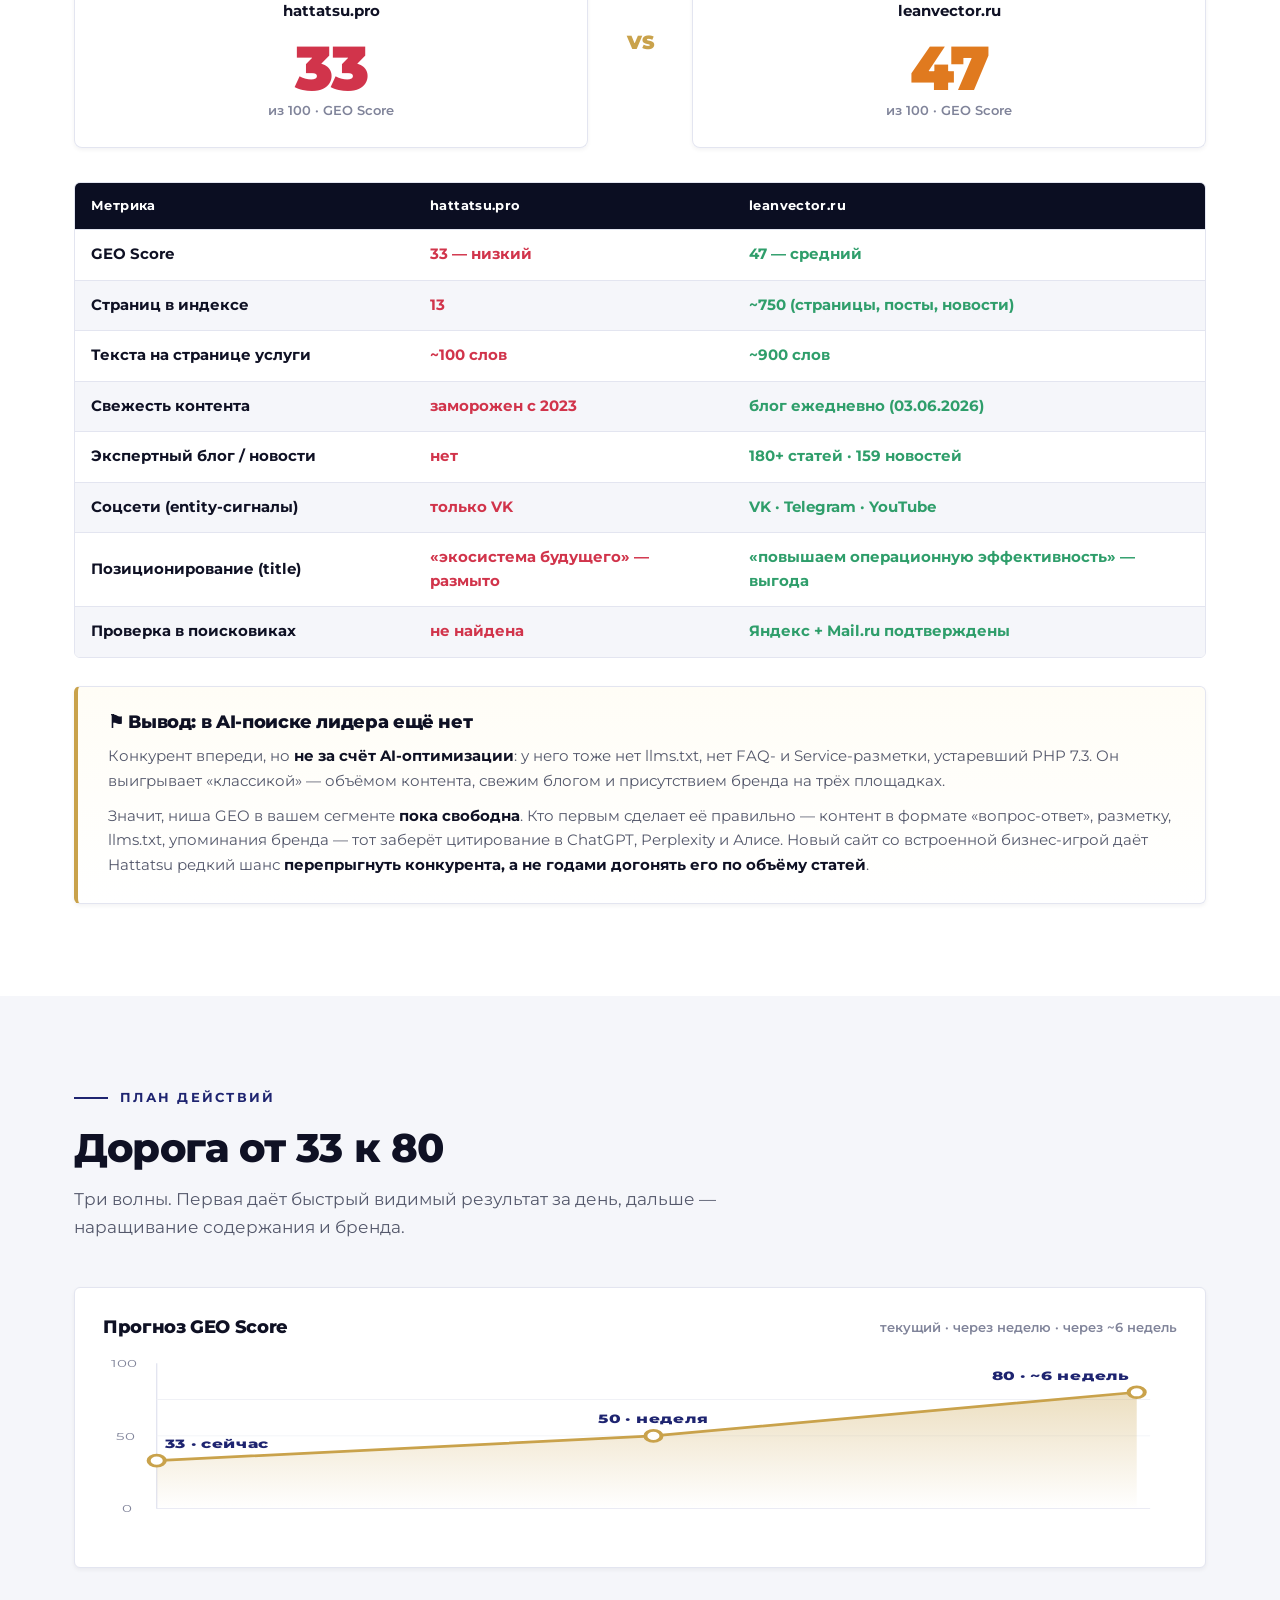
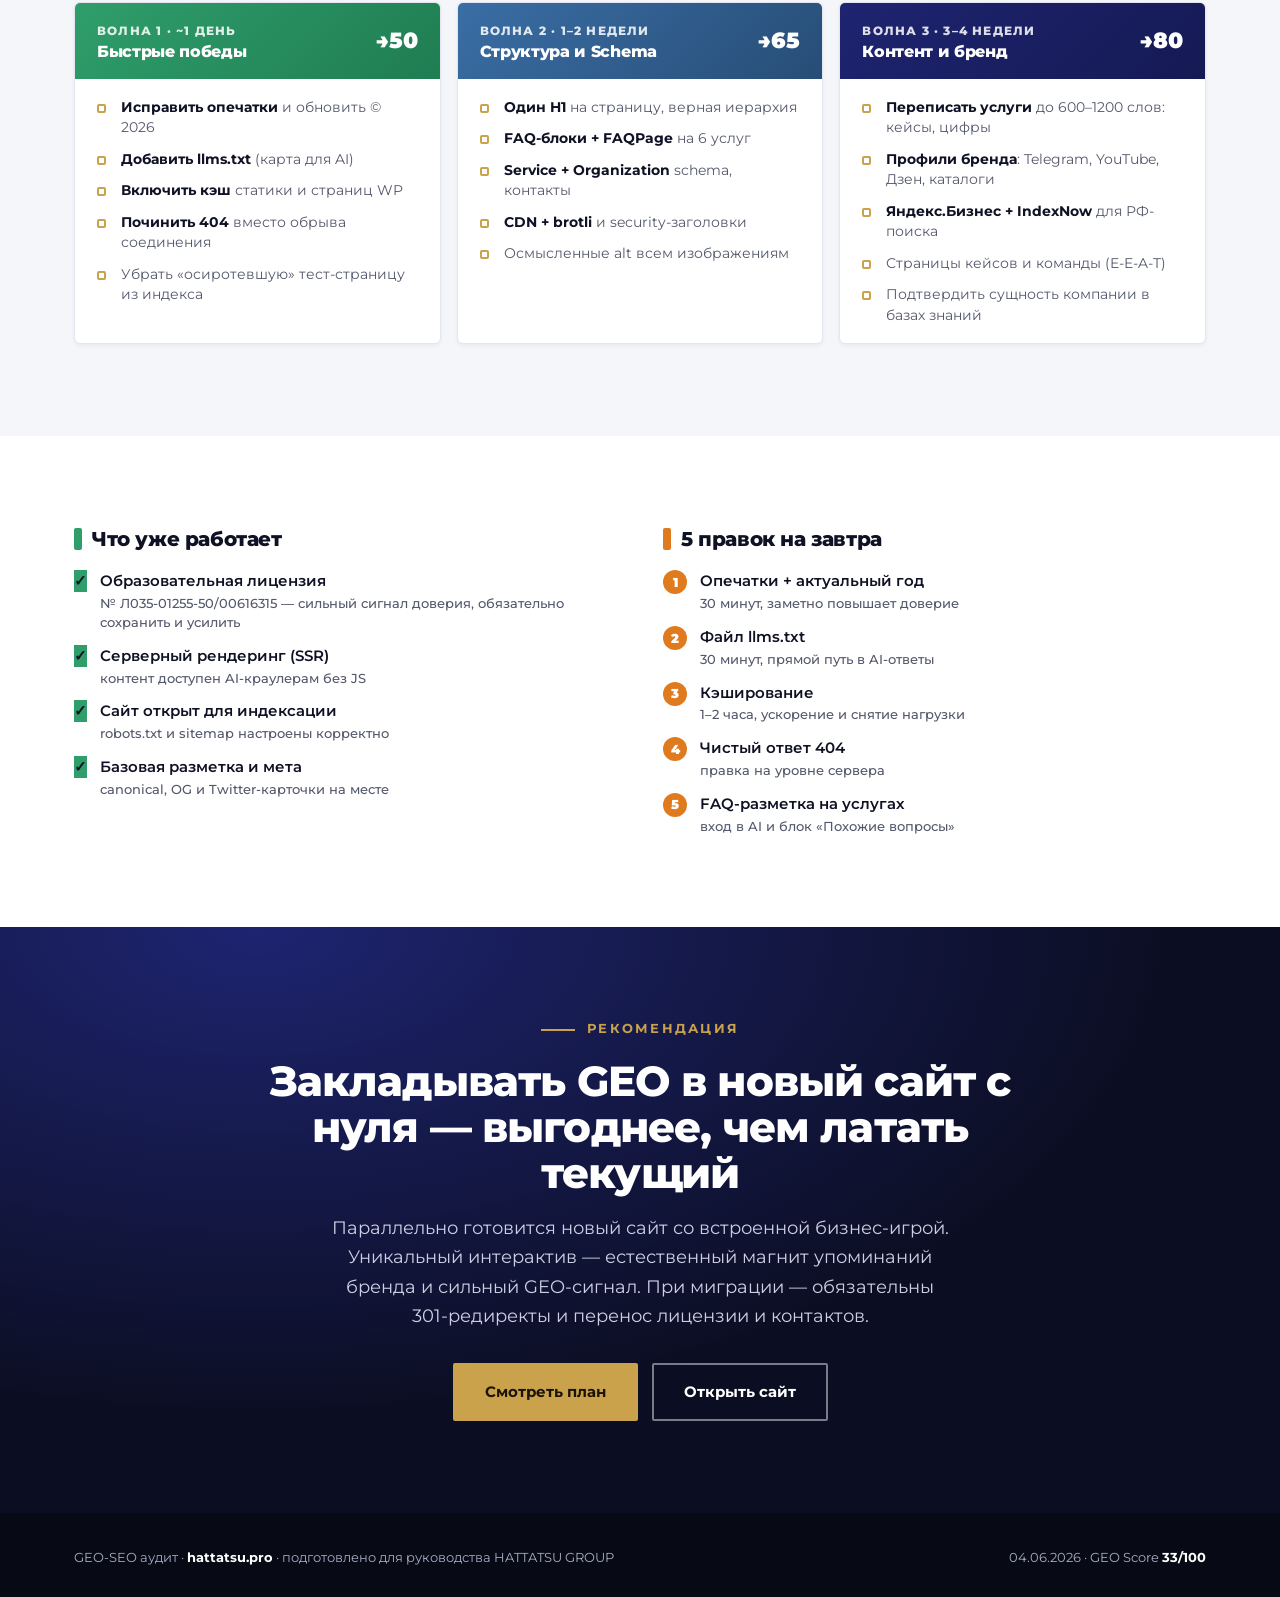
<file: geo-audit/index.html>
<!DOCTYPE html>
<html lang="ru">
<head>
<meta charset="UTF-8">
<meta name="viewport" content="width=device-width, initial-scale=1">
<title>GEO-SEO Аудит — hattatsu.pro | HATTATSU GROUP</title>
<meta name="description" content="Аналитика видимости сайта hattatsu.pro в AI-поиске и классическом SEO, и план действий по выходу на GEO Score 70–80+.">
<meta name="robots" content="noindex, follow">
<meta property="og:title" content="GEO-SEO Аудит — hattatsu.pro">
<meta property="og:description" content="GEO Score 33/100. Аналитика и план действий для руководства HATTATSU GROUP.">
<meta property="og:type" content="website">
<link rel="preconnect" href="https://fonts.googleapis.com">
<link rel="preconnect" href="https://fonts.gstatic.com" crossorigin>
<link href="https://fonts.googleapis.com/css2?family=Montserrat:wght@400;500;600;700;800;900&display=swap" rel="stylesheet">
<style>
:root{
  --primary:#1e2470; --primary-active:#151a54; --primary-soft:#d6d8ee;
  --ink:#0f1124; --body:#54586b; --muted:#80849a; --steel:#8e93ad;
  --canvas:#ffffff; --surface-soft:#f5f6fa; --surface-strong:#ecedf6; --hairline:#e3e5f0;
  --dark:#0b0e22; --dark-elev:#161a38; --on-dark:#ffffff; --on-dark-soft:#a9adc6;
  --gold:#c9a24b;
  --crit:#d1344b; --high:#e07a1f; --med:#c9a24b; --good:#2f9e6b; --info:#3a6ea5;
  --r-btn:2px; --r-card:4px; --container:1180px;
  --shadow-card:0 2px 4px rgba(15,17,36,.05);
  --shadow-lift:0 22px 50px -22px rgba(15,17,36,.4);
}
*,*::before,*::after{box-sizing:border-box}
html{scroll-behavior:smooth;scroll-padding-top:74px;-webkit-text-size-adjust:100%}
body{margin:0;font-family:"Montserrat",-apple-system,"Segoe UI",Roboto,Arial,sans-serif;
  font-size:16px;line-height:1.62;color:var(--body);background:var(--canvas);-webkit-font-smoothing:antialiased}
img,svg{display:block;max-width:100%}
a{color:inherit;text-decoration:none}
ul{margin:0;padding:0;list-style:none}
h1,h2,h3,h4{color:var(--ink);margin:0;font-weight:800;letter-spacing:-.02em;line-height:1.1}
.container{width:100%;max-width:var(--container);margin-inline:auto;padding-inline:24px}
.eyebrow{display:flex;align-items:center;gap:12px;margin:0 0 18px;font-size:12.5px;font-weight:700;
  letter-spacing:.18em;text-transform:uppercase;color:var(--muted)}
.eyebrow::before{content:"";width:34px;height:2px;background:currentColor;flex:none}
.eyebrow--accent{color:var(--primary)} .eyebrow--gold{color:var(--gold)}
section{padding:92px 0}
.sec-head{max-width:760px;margin-bottom:46px}
.sec-head h2{font-size:clamp(26px,3.4vw,40px)}
.sec-head p{margin:16px 0 0;font-size:17px;color:var(--body)}

/* ---------- top bar ---------- */
.topbar{position:sticky;top:0;z-index:40;background:rgba(11,14,34,.92);backdrop-filter:blur(10px);
  border-bottom:1px solid rgba(255,255,255,.08)}
.topbar .inner{display:flex;align-items:center;justify-content:space-between;height:64px}
.brand{display:flex;align-items:center;gap:11px;color:#fff;font-weight:800;letter-spacing:.04em;font-size:15px}
.brand .mark{width:26px;height:26px;border:2px solid var(--gold);display:grid;place-items:center;
  color:var(--gold);font-size:13px;font-weight:900;border-radius:3px}
.topbar .chip{display:flex;align-items:center;gap:9px;color:#fff;font-size:13px;font-weight:600}
.topbar .chip b{font-size:16px;font-weight:800;color:var(--crit)}
.topbar nav{display:flex;gap:26px}
.topbar nav a{color:var(--on-dark-soft);font-size:13px;font-weight:600;letter-spacing:.02em;transition:color .15s}
.topbar nav a:hover{color:#fff}
@media(max-width:880px){.topbar nav{display:none}}

/* ---------- hero ---------- */
.hero{position:relative;background:radial-gradient(120% 120% at 80% -10%,#1e2470 0%,#0d1130 45%,#070914 100%);
  color:#fff;overflow:hidden;padding:96px 0 88px}
.hero::before{content:"";position:absolute;inset:0;
  background-image:linear-gradient(rgba(255,255,255,.035) 1px,transparent 1px),linear-gradient(90deg,rgba(255,255,255,.035) 1px,transparent 1px);
  background-size:46px 46px;mask-image:radial-gradient(80% 70% at 70% 20%,#000 0%,transparent 80%)}
.hero .container{position:relative;display:grid;grid-template-columns:1.15fr .85fr;gap:50px;align-items:center}
.hero h1{color:#fff;font-size:clamp(34px,5.4vw,62px);font-weight:900;letter-spacing:-.03em;line-height:1.02}
.hero h1 .u{color:var(--gold)}
.hero .lead{margin:22px 0 30px;font-size:18.5px;color:#cdd0e4;max-width:560px;line-height:1.6}
.hero .meta{display:flex;flex-wrap:wrap;gap:10px 26px;color:var(--on-dark-soft);font-size:13.5px;font-weight:600;letter-spacing:.02em}
.hero .meta b{color:#fff;font-weight:700}
.hero .eyebrow{color:var(--gold)}

/* score ring */
.scorecard{justify-self:center;text-align:center;background:rgba(255,255,255,.04);
  border:1px solid rgba(255,255,255,.12);border-radius:8px;padding:34px 38px;backdrop-filter:blur(4px)}
.ring{position:relative;width:236px;height:236px;margin:0 auto}
.ring svg{transform:rotate(-90deg)}
.ring .val{position:absolute;inset:0;display:grid;place-content:center;text-align:center}
.ring .val .n{font-size:62px;font-weight:900;color:#fff;letter-spacing:-.03em;line-height:1}
.ring .val .d{font-size:15px;color:var(--on-dark-soft);font-weight:700;margin-top:2px}
.scorecard .grade{margin-top:18px;font-size:13px;font-weight:800;letter-spacing:.14em;text-transform:uppercase;
  color:var(--crit);display:inline-block;border:1px solid rgba(209,52,75,.5);padding:7px 16px;border-radius:3px;background:rgba(209,52,75,.12)}
.scorecard .scale{margin-top:14px;font-size:12px;color:var(--on-dark-soft)}
@media(max-width:900px){.hero .container{grid-template-columns:1fr;gap:42px}.scorecard{justify-self:start}}

/* ---------- verdict band ---------- */
.verdict{background:var(--dark);color:#fff;padding:0}
.verdict .container{padding-top:60px;padding-bottom:60px;display:grid;grid-template-columns:repeat(4,1fr);gap:1px;
  background:rgba(255,255,255,.08);border-radius:6px;overflow:hidden}
.verdict .cell{background:var(--dark);padding:26px 24px}
.verdict .cell .n{font-size:34px;font-weight:900;color:#fff;letter-spacing:-.02em;line-height:1}
.verdict .cell .n.gold{color:var(--gold)} .verdict .cell .n.crit{color:#ff6b81}
.verdict .cell .l{margin-top:9px;font-size:13.5px;color:var(--on-dark-soft);line-height:1.45}
@media(max-width:760px){.verdict .container{grid-template-columns:repeat(2,1fr)}}

/* ---------- scores ---------- */
.scores{background:var(--surface-soft)}
.bars{display:grid;gap:18px}
.bar-row{display:grid;grid-template-columns:230px 1fr 56px;align-items:center;gap:20px}
.bar-row .name{font-size:14.5px;font-weight:700;color:var(--ink)}
.bar-row .name small{display:block;font-size:11.5px;font-weight:600;color:var(--muted);letter-spacing:.04em}
.track{height:14px;background:var(--surface-strong);border-radius:2px;overflow:hidden}
.fill{height:100%;width:0;border-radius:2px;transition:width 1.1s cubic-bezier(.22,1,.36,1)}
.bar-row .pct{text-align:right;font-weight:800;font-size:15px;color:var(--ink)}
@media(max-width:680px){.bar-row{grid-template-columns:1fr 48px;grid-template-areas:"name pct" "track track"}
  .bar-row .name{grid-area:name}.bar-row .pct{grid-area:pct}.track{grid-area:track}}

/* ---------- profile ---------- */
.profile-grid{display:grid;grid-template-columns:repeat(4,1fr);gap:16px}
.fact{background:#fff;border:1px solid var(--hairline);border-radius:var(--r-card);padding:22px 20px;box-shadow:var(--shadow-card)}
.fact .k{font-size:11.5px;font-weight:700;letter-spacing:.1em;text-transform:uppercase;color:var(--muted)}
.fact .v{margin-top:8px;font-size:17px;font-weight:800;color:var(--ink);line-height:1.25}
.fact .s{margin-top:5px;font-size:12.5px;color:var(--body)}
@media(max-width:880px){.profile-grid{grid-template-columns:repeat(2,1fr)}}

/* ---------- findings ---------- */
.findings{background:#fff}
.sev-group{margin-bottom:36px}
.sev-label{display:flex;align-items:center;gap:12px;margin-bottom:18px;font-size:13px;font-weight:800;
  letter-spacing:.1em;text-transform:uppercase}
.sev-label .dot{width:12px;height:12px;border-radius:50%}
.sev-label .count{margin-left:auto;font-size:12px;color:var(--muted);letter-spacing:.04em}
.cards{display:grid;grid-template-columns:repeat(2,1fr);gap:16px}
.card{border:1px solid var(--hairline);border-left-width:4px;border-radius:var(--r-card);padding:20px 22px;background:#fff;
  box-shadow:var(--shadow-card)}
.card h4{font-size:16px;margin:0 0 8px;display:flex;gap:9px;align-items:baseline}
.card h4 .tag{font-size:11px;font-weight:800;color:#fff;padding:2px 7px;border-radius:3px;letter-spacing:.04em;flex:none}
.card p{margin:0;font-size:14px;color:var(--body);line-height:1.55}
.card .impact{margin-top:11px;font-size:12px;color:var(--muted);font-weight:600}
.card code{background:var(--surface-strong);padding:1px 6px;border-radius:3px;font-size:12.5px;color:var(--primary-active);font-family:ui-monospace,Menlo,Consolas,monospace}
.c-crit{border-left-color:var(--crit)} .c-crit .tag{background:var(--crit)}
.c-high{border-left-color:var(--high)} .c-high .tag{background:var(--high)}
.c-med{border-left-color:var(--med)} .c-med .tag{background:var(--med)}
@media(max-width:680px){.cards{grid-template-columns:1fr}}

/* ---------- why AI ---------- */
.why{background:linear-gradient(180deg,#0d1130,#070914);color:#fff}
.why .sec-head h2{color:#fff} .why .sec-head p{color:#cdd0e4}
.pillars{display:grid;grid-template-columns:repeat(3,1fr);gap:18px;margin-top:8px}
.pillar{border:1px solid rgba(255,255,255,.13);border-radius:6px;padding:28px 24px;background:rgba(255,255,255,.03)}
.pillar .ic{width:46px;height:46px;border:2px solid var(--gold);color:var(--gold);border-radius:6px;display:grid;place-items:center;
  font-size:22px;font-weight:900;margin-bottom:16px}
.pillar h4{color:#fff;font-size:17px;margin-bottom:8px}
.pillar p{margin:0;font-size:14px;color:var(--on-dark-soft);line-height:1.55}
.pillar .verdict-tag{margin-top:14px;display:inline-block;font-size:11.5px;font-weight:800;letter-spacing:.06em;
  text-transform:uppercase;color:#ff6b81;border:1px solid rgba(255,107,129,.4);padding:4px 11px;border-radius:3px}
@media(max-width:780px){.pillars{grid-template-columns:1fr}}

/* ---------- roadmap ---------- */
.roadmap{background:var(--surface-soft)}
.trajectory{background:#fff;border:1px solid var(--hairline);border-radius:6px;padding:30px 28px 22px;margin-bottom:34px;box-shadow:var(--shadow-card)}
.trajectory .tl{display:flex;align-items:center;justify-content:space-between;margin-bottom:6px}
.trajectory .tl h3{font-size:18px}
.trajectory .tl .leg{font-size:12.5px;color:var(--muted);font-weight:600}
.phases{display:grid;grid-template-columns:repeat(3,1fr);gap:16px}
.phase{background:#fff;border:1px solid var(--hairline);border-radius:6px;overflow:hidden;box-shadow:var(--shadow-card)}
.phase .top{padding:18px 22px;color:#fff;display:flex;align-items:center;justify-content:space-between}
.phase.p1 .top{background:linear-gradient(135deg,#2f9e6b,#1f7d52)}
.phase.p2 .top{background:linear-gradient(135deg,#3a6ea5,#274d76)}
.phase.p3 .top{background:linear-gradient(135deg,#1e2470,#151a54)}
.phase .top .ph{font-size:12px;font-weight:800;letter-spacing:.1em;text-transform:uppercase;opacity:.85}
.phase .top .sc{font-size:22px;font-weight:900}
.phase .top h4{color:#fff;font-size:16px;margin-top:3px}
.phase ul{padding:18px 22px;display:grid;gap:11px}
.phase li{position:relative;padding-left:24px;font-size:13.7px;color:var(--body);line-height:1.5}
.phase li::before{content:"";position:absolute;left:0;top:7px;width:9px;height:9px;border:2px solid var(--gold);border-radius:2px}
.phase li b{color:var(--ink);font-weight:700}
@media(max-width:820px){.phases{grid-template-columns:1fr}}

/* ---------- wins / good ---------- */
.good{background:#fff}
.good-grid{display:grid;grid-template-columns:1fr 1fr;gap:46px;align-items:start}
.wins-list,.good-list{display:grid;gap:13px}
.wins-list li,.good-list li{display:flex;gap:13px;font-size:15px;color:var(--ink);font-weight:600;align-items:flex-start;line-height:1.45}
.wins-list .b{flex:none;width:24px;height:24px;border-radius:50%;display:grid;place-items:center;font-size:13px;font-weight:900;color:#fff}
.wins-list .b{background:var(--high)} .good-list .b{background:var(--good)}
.wins-list li small,.good-list li small{display:block;font-weight:500;color:var(--body);font-size:13px;margin-top:2px}
.good-col h3{font-size:20px;margin-bottom:20px;display:flex;align-items:center;gap:10px}
.good-col h3 .pin{width:8px;height:22px;border-radius:2px}
@media(max-width:820px){.good-grid{grid-template-columns:1fr;gap:34px}}

/* ---------- CTA ---------- */
.cta{background:radial-gradient(120% 140% at 20% 0%,#1e2470,#0b0e22 60%);color:#fff;text-align:center}
.cta h2{color:#fff;font-size:clamp(26px,3.6vw,42px);max-width:760px;margin:0 auto 18px}
.cta p{color:#cdd0e4;font-size:18px;max-width:620px;margin:0 auto 32px}
.cta .row{display:flex;gap:14px;justify-content:center;flex-wrap:wrap}
.btn{display:inline-flex;align-items:center;gap:9px;font-family:inherit;font-weight:700;font-size:15px;
  border:2px solid transparent;border-radius:var(--r-btn);padding:15px 30px;cursor:pointer;transition:transform .16s,box-shadow .16s,background .16s,color .16s}
.btn--gold{background:var(--gold);border-color:var(--gold);color:#1a1407}
.btn--gold:hover{transform:translateY(-2px);box-shadow:0 18px 40px -18px rgba(201,162,75,.7)}
.btn--ghost{background:transparent;border-color:rgba(255,255,255,.45);color:#fff}
.btn--ghost:hover{background:#fff;color:var(--primary);border-color:#fff}

/* ---------- footer ---------- */
footer{background:#070914;color:var(--on-dark-soft);padding:34px 0;font-size:13px}
footer .container{display:flex;justify-content:space-between;gap:16px;flex-wrap:wrap;align-items:center}
footer b{color:#fff}

/* ---------- compare ---------- */
.compare{background:#fff}
.vs{display:grid;grid-template-columns:1fr 64px 1fr;gap:20px;align-items:stretch;margin-bottom:34px}
.vs .side{border:1px solid var(--hairline);border-radius:8px;padding:30px 26px 26px;text-align:center;position:relative;box-shadow:var(--shadow-card)}
.vs .side.you{border-top:4px solid var(--crit)} .vs .side.comp{border-top:4px solid var(--high)}
.vs .side .who{font-size:12.5px;font-weight:800;letter-spacing:.12em;text-transform:uppercase;color:var(--muted)}
.vs .side .dom{font-size:15px;font-weight:700;color:var(--ink);margin:6px 0 14px}
.vs .side .big{font-size:62px;font-weight:900;letter-spacing:-.03em;line-height:1}
.vs .side.you .big{color:var(--crit)} .vs .side.comp .big{color:var(--high)}
.vs .side .of{font-size:12.5px;color:var(--muted);font-weight:600;margin-top:2px}
.vs .side .lead{position:absolute;top:-13px;left:50%;transform:translateX(-50%);background:var(--high);color:#fff;
  font-size:11px;font-weight:800;letter-spacing:.06em;text-transform:uppercase;padding:4px 12px;border-radius:3px;white-space:nowrap}
.vs .mid{display:grid;place-items:center;font-size:19px;font-weight:900;color:var(--gold)}
.cmp-wrap{overflow-x:auto;border-radius:6px;border:1px solid var(--hairline)}
.cmp-table{width:100%;border-collapse:collapse;font-size:14.5px;min-width:560px}
.cmp-table th,.cmp-table td{padding:13px 16px;text-align:left;border-bottom:1px solid var(--hairline)}
.cmp-table thead th{background:var(--dark);color:#fff;font-size:12.5px;letter-spacing:.03em;font-weight:700}
.cmp-table td:first-child{font-weight:700;color:var(--ink);width:30%}
.cmp-table .vyou{color:var(--crit);font-weight:700} .cmp-table .vcomp{color:var(--good);font-weight:700}
.cmp-table tr:last-child td{border-bottom:none}
.cmp-table tbody tr:nth-child(even){background:var(--surface-soft)}
.takeaway{margin-top:28px;border:1px solid var(--hairline);border-left:4px solid var(--gold);
  background:linear-gradient(180deg,#fffdf6,#fff);border-radius:6px;padding:26px 30px;box-shadow:var(--shadow-card)}
.takeaway h4{font-size:18px;margin-bottom:12px;color:var(--ink)}
.takeaway p{margin:0;font-size:15px;color:var(--body);line-height:1.62} .takeaway p+p{margin-top:11px}
.takeaway b{color:var(--ink)}
@media(max-width:760px){.vs{grid-template-columns:1fr;gap:34px}.vs .mid{display:none}}

/* anim */
.reveal{opacity:0;transform:translateY(22px);transition:opacity .7s ease,transform .7s cubic-bezier(.22,1,.36,1)}
.reveal.in{opacity:1;transform:none}

@media print{
  .topbar,.cta .row{display:none}
  body{font-size:12px}
  section{padding:26px 0;break-inside:avoid}
  .hero{padding:30px 0}
  .reveal{opacity:1;transform:none}
  .card,.phase,.fact,.pillar{break-inside:avoid}
}
</style>
</head>
<body>

<!-- TOP BAR -->
<div class="topbar">
  <div class="container inner">
    <div class="brand"><span class="mark">H</span> HATTATSU GROUP</div>
    <nav>
      <a href="#scores">Оценка</a>
      <a href="#findings">Проблемы</a>
      <a href="#why">AI-поиск</a>
      <a href="#compare">Конкурент</a>
      <a href="#roadmap">План</a>
    </nav>
    <div class="chip">GEO Score <b>33</b><span style="color:var(--on-dark-soft)">/100</span></div>
  </div>
</div>

<!-- HERO -->
<header class="hero">
  <div class="container">
    <div>
      <div class="eyebrow">GEO-SEO Аудит · Для руководства</div>
      <h1>Видимость сайта <span class="u">hattatsu.pro</span> в эпоху AI-поиска</h1>
      <p class="lead">Сайт технически работает и индексируется, но для нового поколения поиска — ChatGPT, Perplexity, Gemini, Google AI Overviews, Алиса — практически невидим. Нечего цитировать.</p>
      <div class="meta">
        <span>Объект · <b>https://hattatsu.pro/</b></span>
        <span>Дата · <b>04.06.2026</b></span>
        <span>Платформа · <b>WordPress / Elementor</b></span>
      </div>
    </div>
    <div class="scorecard">
      <div class="ring">
        <svg width="236" height="236" viewBox="0 0 236 236">
          <circle cx="118" cy="118" r="104" fill="none" stroke="rgba(255,255,255,.12)" stroke-width="18"/>
          <circle id="ringFill" cx="118" cy="118" r="104" fill="none" stroke="#d1344b" stroke-width="18"
            stroke-linecap="round" stroke-dasharray="653.45" stroke-dashoffset="653.45"/>
        </svg>
        <div class="val"><div class="n" id="scoreNum">0</div><div class="d">из 100 · GEO Score</div></div>
      </div>
      <div class="grade">Низкий — нужна доработка</div>
      <div class="scale">0–40 низкий · 40–70 средний · 70+ сильный</div>
    </div>
  </div>
</header>

<!-- VERDICT NUMBERS -->
<section class="verdict" style="padding:0">
  <div class="container">
    <div class="cell"><div class="n crit">~100</div><div class="l">слов видимого текста на странице услуги — почти нечего индексировать и цитировать</div></div>
    <div class="cell"><div class="n gold">3 года</div><div class="l">контент не обновлялся (с ноября 2023) — слабый сигнал свежести</div></div>
    <div class="cell"><div class="n">1</div><div class="l">соцсеть в карточке организации (только VK) — слабое подтверждение бренда для AI</div></div>
    <div class="cell"><div class="n gold">−50%</div><div class="l">прогноз падения классического поиска к 2028 (Gartner) — трафик уходит в AI</div></div>
  </div>
</section>

<!-- SCORES -->
<section class="scores" id="scores">
  <div class="container">
    <div class="sec-head reveal">
      <div class="eyebrow eyebrow--accent">Оценка по категориям</div>
      <h2>Из чего складываются 33 балла</h2>
      <p>Технический фундамент удовлетворителен. Всё, что относится к содержанию, бренду и готовности к AI-поиску — в красной зоне.</p>
    </div>
    <div class="bars reveal">
      <div class="bar-row"><div class="name">AI-цитируемость <small>вес 25%</small></div><div class="track"><div class="fill" data-pct="30" style="background:var(--crit)"></div></div><div class="pct">30</div></div>
      <div class="bar-row"><div class="name">Бренд-авторитет <small>вес 20%</small></div><div class="track"><div class="fill" data-pct="25" style="background:var(--crit)"></div></div><div class="pct">25</div></div>
      <div class="bar-row"><div class="name">Контент и E-E-A-T <small>вес 20%</small></div><div class="track"><div class="fill" data-pct="28" style="background:var(--crit)"></div></div><div class="pct">28</div></div>
      <div class="bar-row"><div class="name">Технический фундамент <small>вес 15%</small></div><div class="track"><div class="fill" data-pct="55" style="background:var(--high)"></div></div><div class="pct">55</div></div>
      <div class="bar-row"><div class="name">Schema-разметка <small>вес 10%</small></div><div class="track"><div class="fill" data-pct="45" style="background:var(--high)"></div></div><div class="pct">45</div></div>
      <div class="bar-row"><div class="name">Готовность платформ <small>вес 10%</small></div><div class="track"><div class="fill" data-pct="25" style="background:var(--crit)"></div></div><div class="pct">25</div></div>
    </div>
  </div>
</section>

<!-- PROFILE -->
<section class="findings">
  <div class="container">
    <div class="sec-head reveal">
      <div class="eyebrow eyebrow--accent">Профиль сайта</div>
      <h2>Что под капотом</h2>
    </div>
    <div class="profile-grid reveal">
      <div class="fact"><div class="k">Платформа</div><div class="v">WordPress</div><div class="s">Elementor 3.18.3 · Astra · Yoast 21.8</div></div>
      <div class="fact"><div class="k">Тип бизнеса</div><div class="v">B2B-консалтинг</div><div class="s">Оргдизайн, HR, обучение, IT</div></div>
      <div class="fact"><div class="k">Страниц</div><div class="v">13</div><div class="s">6 услуг + о нас, обучение, контакты</div></div>
      <div class="fact"><div class="k">Язык / рынок</div><div class="v">ru-RU</div><div class="s">nginx, без CDN</div></div>
      <div class="fact"><div class="k">Индексация</div><div class="v">Открыта ✓</div><div class="s">robots.txt + sitemap корректны</div></div>
      <div class="fact"><div class="k">Рендеринг</div><div class="v">SSR ✓</div><div class="s">контент виден краулерам</div></div>
      <div class="fact"><div class="k">Лицензия</div><div class="v">Образование ✓</div><div class="s">№ Л035-01255-50/00616315</div></div>
      <div class="fact"><div class="k">llms.txt</div><div class="v" style="color:var(--crit)">Отсутствует</div><div class="s">сервер рвёт неизвестные URL</div></div>
    </div>
  </div>
</section>

<!-- FINDINGS -->
<section class="findings" id="findings" style="padding-top:0">
  <div class="container">
    <div class="sec-head reveal">
      <div class="eyebrow eyebrow--accent">Ключевые проблемы</div>
      <h2>Что мешает росту</h2>
      <p>Отсортировано по влиянию на видимость. Красные — чинить в первую очередь.</p>
    </div>

    <div class="sev-group reveal">
      <div class="sev-label" style="color:var(--crit)"><span class="dot" style="background:var(--crit)"></span>Критично<span class="count">4 пункта</span></div>
      <div class="cards">
        <div class="card c-crit"><h4><span class="tag">CRIT</span>Контент почти пустой</h4><p>Страница услуги — около <b>100 слов</b> видимого текста на 130 КБ кода. AI-системам и поисковикам нечего извлекать. Норма для цитирования — 600–1500 слов структурного текста.</p><div class="impact">→ AI-цитируемость · ранжирование · E-E-A-T</div></div>
        <div class="card c-crit"><h4><span class="tag">CRIT</span>Нет llms.txt + сбой 404</h4><p>Файл-карта для AI отсутствует. Хуже — на неизвестные адреса сервер <b>рвёт соединение</b> вместо чистого <code>404</code>. Краулеры читают это как нестабильность.</p><div class="impact">→ AI-видимость · краулинг</div></div>
        <div class="card c-crit"><h4><span class="tag">CRIT</span>Опечатки в продакшене</h4><p><code>техналогическая</code> → технологическая, <code>Crated by</code> → Created, футер <code>© 2023</code>. Прямой удар по доверию и экспертности (E-E-A-T).</p><div class="impact">→ E-E-A-T · восприятие бренда</div></div>
        <div class="card c-crit"><h4><span class="tag">CRIT</span>Не обновлялся с 2023</h4><p>Дата изменения — ноябрь 2023. Сигнал свежести почти нулевой; AI и Google отдают приоритет поддерживаемому контенту.</p><div class="impact">→ свежесть · ранжирование</div></div>
      </div>
    </div>

    <div class="sev-group reveal">
      <div class="sev-label" style="color:var(--high)"><span class="dot" style="background:var(--high)"></span>Высокий приоритет<span class="count">4 пункта</span></div>
      <div class="cards">
        <div class="card c-high"><h4><span class="tag">HIGH</span>Сломана иерархия заголовков</h4><p>На внутренней странице <b>три тега H1</b> (норма — один). Машинам тяжело понять структуру и главную тему страницы.</p><div class="impact">→ парсинг · семантика</div></div>
        <div class="card c-high"><h4><span class="tag">HIGH</span>Слабый бренд-граф</h4><p>В карточке организации — только VK. Нет LinkedIn, YouTube, Telegram, Дзен, каталогов. Упоминания бренда влияют на AI-цитирование <b>в 3× сильнее ссылок</b> (Ahrefs, 2025).</p><div class="impact">→ entity-сигналы · AI-доверие</div></div>
        <div class="card c-high"><h4><span class="tag">HIGH</span>Нет нужной Schema</h4><p>Только дефолт Yoast. Для услуг отсутствуют <code>Service</code>, <code>FAQPage</code>, полный <code>Organization</code> с контактами. Закрыт доступ к rich-результатам.</p><div class="impact">→ машинопонимание · сниппеты</div></div>
        <div class="card c-high"><h4><span class="tag">HIGH</span>Нет кэша и CDN</h4><p><code>Cache-Control: max-age=3</code> — кэш фактически выключен. Без CDN, без brotli, тяжёлый Elementor (130–158 КБ). Core Web Vitals страдают на мобильных.</p><div class="impact">→ скорость · UX · ранжирование</div></div>
      </div>
    </div>

    <div class="sev-group reveal">
      <div class="sev-label" style="color:var(--med)"><span class="dot" style="background:var(--med)"></span>Средний приоритет<span class="count">3 пункта</span></div>
      <div class="cards">
        <div class="card c-med"><h4><span class="tag">MED</span>Нет security-заголовков</h4><p>Отсутствуют HSTS, <code>X-Content-Type-Options</code>, CSP. Сигнал безопасности и доверия проседает.</p><div class="impact">→ trust · риски</div></div>
        <div class="card c-med"><h4><span class="tag">MED</span>WP REST API открыт</h4><p><code>/wp-json/</code> отдаёт 567 КБ — перечисление контента и пользователей. Стоит ограничить.</p><div class="impact">→ безопасность · лишний вес</div></div>
        <div class="card c-med"><h4><span class="tag">MED</span>15 картинок без alt</h4><p>Пустые <code>alt</code> — потеря image-SEO, доступности и AI-описания изображений.</p><div class="impact">→ image-SEO · доступность</div></div>
      </div>
    </div>
  </div>
</section>

<!-- WHY AI -->
<section class="why" id="why">
  <div class="container">
    <div class="sec-head reveal">
      <div class="eyebrow eyebrow--gold">Почему это важно сейчас</div>
      <h2>Что нужно AI-поиску — и чего у сайта нет</h2>
      <p>AI-системы цитируют источники по трём признакам. Сейчас hattatsu.pro не выполняет ни одного.</p>
    </div>
    <div class="pillars reveal">
      <div class="pillar"><div class="ic">1</div><h4>Извлекаемость</h4><p>Чёткие блоки «вопрос → ответ», списки, определения, цифры. То, что AI может вынуть и процитировать дословно.</p><span class="verdict-tag">Нет: сплошные плашки</span></div>
      <div class="pillar"><div class="ic">2</div><h4>Подтверждённость бренда</h4><p>Сущность компании упоминается на сторонних авторитетных площадках, подтверждена в каталогах и базах знаний.</p><span class="verdict-tag">Нет: только VK</span></div>
      <div class="pillar"><div class="ic">3</div><h4>Экспертность и свежесть</h4><p>Авторы с регалиями, кейсы с цифрами, актуальные даты, оригинальные данные.</p><span class="verdict-tag">Нет: тонко и устарело</span></div>
    </div>
  </div>
</section>

<!-- COMPARE -->
<section class="compare" id="compare">
  <div class="container">
    <div class="sec-head reveal">
      <div class="eyebrow eyebrow--accent">Сравнение с конкурентом</div>
      <h2>hattatsu.pro против leanvector.ru</h2>
      <p>«Лин Вектор» — консалтинг в той же нише: операционная эффективность и бережливое производство. Прогнали по той же GEO-методике.</p>
    </div>

    <div class="vs reveal">
      <div class="side you">
        <div class="who">Ваш сайт</div><div class="dom">hattatsu.pro</div>
        <div class="big">33</div><div class="of">из 100 · GEO Score</div>
      </div>
      <div class="mid">VS</div>
      <div class="side comp">
        <div class="lead">Впереди на 14</div>
        <div class="who">Конкурент</div><div class="dom">leanvector.ru</div>
        <div class="big">47</div><div class="of">из 100 · GEO Score</div>
      </div>
    </div>

    <div class="cmp-wrap reveal">
      <table class="cmp-table">
        <thead><tr><th>Метрика</th><th>hattatsu.pro</th><th>leanvector.ru</th></tr></thead>
        <tbody>
          <tr><td>GEO Score</td><td class="vyou">33 — низкий</td><td class="vcomp">47 — средний</td></tr>
          <tr><td>Страниц в индексе</td><td class="vyou">13</td><td class="vcomp">~750 (страницы, посты, новости)</td></tr>
          <tr><td>Текста на странице услуги</td><td class="vyou">~100 слов</td><td class="vcomp">~900 слов</td></tr>
          <tr><td>Свежесть контента</td><td class="vyou">заморожен с 2023</td><td class="vcomp">блог ежедневно (03.06.2026)</td></tr>
          <tr><td>Экспертный блог / новости</td><td class="vyou">нет</td><td class="vcomp">180+ статей · 159 новостей</td></tr>
          <tr><td>Соцсети (entity-сигналы)</td><td class="vyou">только VK</td><td class="vcomp">VK · Telegram · YouTube</td></tr>
          <tr><td>Позиционирование (title)</td><td class="vyou">«экосистема будущего» — размыто</td><td class="vcomp">«повышаем операционную эффективность» — выгода</td></tr>
          <tr><td>Проверка в поисковиках</td><td class="vyou">не найдена</td><td class="vcomp">Яндекс + Mail.ru подтверждены</td></tr>
        </tbody>
      </table>
    </div>

    <div class="takeaway reveal">
      <h4>⚑ Вывод: в AI-поиске лидера ещё нет</h4>
      <p>Конкурент впереди, но <b>не за счёт AI-оптимизации</b>: у него тоже нет llms.txt, нет FAQ- и Service-разметки, устаревший PHP 7.3. Он выигрывает «классикой» — объёмом контента, свежим блогом и присутствием бренда на трёх площадках.</p>
      <p>Значит, ниша GEO в вашем сегменте <b>пока свободна</b>. Кто первым сделает её правильно — контент в формате «вопрос-ответ», разметку, llms.txt, упоминания бренда — тот заберёт цитирование в ChatGPT, Perplexity и Алисе. Новый сайт со встроенной бизнес-игрой даёт Hattatsu редкий шанс <b>перепрыгнуть конкурента, а не годами догонять его по объёму статей</b>.</p>
    </div>
  </div>
</section>

<!-- ROADMAP -->
<section class="roadmap" id="roadmap">
  <div class="container">
    <div class="sec-head reveal">
      <div class="eyebrow eyebrow--accent">План действий</div>
      <h2>Дорога от 33 к 80</h2>
      <p>Три волны. Первая даёт быстрый видимый результат за день, дальше — наращивание содержания и бренда.</p>
    </div>

    <div class="trajectory reveal">
      <div class="tl"><h3>Прогноз GEO Score</h3><div class="leg">текущий · через неделю · через ~6 недель</div></div>
      <svg viewBox="0 0 800 220" width="100%" height="200" preserveAspectRatio="none" id="trajSvg">
        <defs><linearGradient id="ga" x1="0" y1="0" x2="0" y2="1">
          <stop offset="0" stop-color="#c9a24b" stop-opacity=".35"/><stop offset="1" stop-color="#c9a24b" stop-opacity="0"/>
        </linearGradient></defs>
        <line x1="40" y1="20" x2="40" y2="180" stroke="#e3e5f0"/>
        <line x1="40" y1="180" x2="780" y2="180" stroke="#e3e5f0"/>
        <line x1="40" y1="100" x2="780" y2="100" stroke="#f0f1f6"/>
        <line x1="40" y1="60" x2="780" y2="60" stroke="#f0f1f6"/>
        <text x="14" y="184" font-size="11" fill="#80849a" font-family="Montserrat">0</text>
        <text x="10" y="104" font-size="11" fill="#80849a" font-family="Montserrat">50</text>
        <text x="6"  y="24"  font-size="11" fill="#80849a" font-family="Montserrat">100</text>
        <path id="trajArea" d="" fill="url(#ga)" opacity="0"/>
        <path id="trajLine" d="" fill="none" stroke="#c9a24b" stroke-width="3" stroke-dasharray="1200" stroke-dashoffset="1200"/>
        <g id="trajPts"></g>
      </svg>
    </div>

    <div class="phases reveal">
      <div class="phase p1">
        <div class="top"><div><div class="ph">Волна 1 · ~1 день</div><h4>Быстрые победы</h4></div><div class="sc">→50</div></div>
        <ul>
          <li><b>Исправить опечатки</b> и обновить © 2026</li>
          <li><b>Добавить llms.txt</b> (карта для AI)</li>
          <li><b>Включить кэш</b> статики и страниц WP</li>
          <li><b>Починить 404</b> вместо обрыва соединения</li>
          <li>Убрать «осиротевшую» тест-страницу из индекса</li>
        </ul>
      </div>
      <div class="phase p2">
        <div class="top"><div><div class="ph">Волна 2 · 1–2 недели</div><h4>Структура и Schema</h4></div><div class="sc">→65</div></div>
        <ul>
          <li><b>Один H1</b> на страницу, верная иерархия</li>
          <li><b>FAQ-блоки + FAQPage</b> на 6 услуг</li>
          <li><b>Service + Organization</b> schema, контакты</li>
          <li><b>CDN + brotli</b> и security-заголовки</li>
          <li>Осмысленные alt всем изображениям</li>
        </ul>
      </div>
      <div class="phase p3">
        <div class="top"><div><div class="ph">Волна 3 · 3–4 недели</div><h4>Контент и бренд</h4></div><div class="sc">→80</div></div>
        <ul>
          <li><b>Переписать услуги</b> до 600–1200 слов: кейсы, цифры</li>
          <li><b>Профили бренда</b>: Telegram, YouTube, Дзен, каталоги</li>
          <li><b>Яндекс.Бизнес + IndexNow</b> для РФ-поиска</li>
          <li>Страницы кейсов и команды (E-E-A-T)</li>
          <li>Подтвердить сущность компании в базах знаний</li>
        </ul>
      </div>
    </div>
  </div>
</section>

<!-- GOOD + WINS -->
<section class="good">
  <div class="container">
    <div class="good-grid">
      <div class="good-col reveal">
        <h3><span class="pin" style="background:var(--good)"></span>Что уже работает</h3>
        <ul class="good-list">
          <li><span class="b">✓</span><span>Образовательная лицензия <small>№ Л035-01255-50/00616315 — сильный сигнал доверия, обязательно сохранить и усилить</small></span></li>
          <li><span class="b">✓</span><span>Серверный рендеринг (SSR) <small>контент доступен AI-краулерам без JS</small></span></li>
          <li><span class="b">✓</span><span>Сайт открыт для индексации <small>robots.txt и sitemap настроены корректно</small></span></li>
          <li><span class="b">✓</span><span>Базовая разметка и мета <small>canonical, OG и Twitter-карточки на месте</small></span></li>
        </ul>
      </div>
      <div class="good-col reveal">
        <h3><span class="pin" style="background:var(--high)"></span>5 правок на завтра</h3>
        <ul class="wins-list">
          <li><span class="b">1</span><span>Опечатки + актуальный год <small>30 минут, заметно повышает доверие</small></span></li>
          <li><span class="b">2</span><span>Файл llms.txt <small>30 минут, прямой путь в AI-ответы</small></span></li>
          <li><span class="b">3</span><span>Кэширование <small>1–2 часа, ускорение и снятие нагрузки</small></span></li>
          <li><span class="b">4</span><span>Чистый ответ 404 <small>правка на уровне сервера</small></span></li>
          <li><span class="b">5</span><span>FAQ-разметка на услугах <small>вход в AI и блок «Похожие вопросы»</small></span></li>
        </ul>
      </div>
    </div>
  </div>
</section>

<!-- CTA -->
<section class="cta">
  <div class="container">
    <div class="eyebrow eyebrow--gold" style="justify-content:center">Рекомендация</div>
    <h2>Закладывать GEO в новый сайт с нуля — выгоднее, чем латать текущий</h2>
    <p>Параллельно готовится новый сайт со встроенной бизнес-игрой. Уникальный интерактив — естественный магнит упоминаний бренда и сильный GEO-сигнал. При миграции — обязательны 301-редиректы и перенос лицензии и контактов.</p>
    <div class="row">
      <a class="btn btn--gold" href="#roadmap">Смотреть план</a>
      <a class="btn btn--ghost" href="https://hattatsu.pro/" target="_blank" rel="noopener">Открыть сайт</a>
    </div>
  </div>
</section>

<footer>
  <div class="container">
    <span>GEO-SEO аудит · <b>hattatsu.pro</b> · подготовлено для руководства HATTATSU GROUP</span>
    <span>04.06.2026 · GEO Score <b>33/100</b></span>
  </div>
</footer>

<script>
// reveal on scroll
const io=new IntersectionObserver((es)=>{es.forEach(e=>{if(e.isIntersecting){e.target.classList.add('in');io.unobserve(e.target)}})},{threshold:.14});
document.querySelectorAll('.reveal').forEach(el=>io.observe(el));

// score ring + counter
const ring=document.getElementById('ringFill'), num=document.getElementById('scoreNum');
const C=653.45, target=33;
function animateScore(){
  ring.style.transition='stroke-dashoffset 1.6s cubic-bezier(.22,1,.36,1)';
  ring.style.strokeDashoffset=C*(1-target/100);
  let s=0; const step=()=>{s+=1; if(s<=target){num.textContent=s; requestAnimationFrame(()=>setTimeout(step,26))}};
  step();
}
// bars
const barIO=new IntersectionObserver((es)=>{es.forEach(e=>{if(e.isIntersecting){
  e.target.querySelectorAll('.fill').forEach(f=>f.style.width=f.dataset.pct+'%'); barIO.unobserve(e.target)}})},{threshold:.3});
document.querySelectorAll('.bars').forEach(el=>barIO.observe(el));

// trajectory chart
function buildTraj(){
  const pts=[[40,33],[410,50],[770,80]]; // x, score
  const y=v=>180-(v/100)*160;
  const line=pts.map((p,i)=>(i?'L':'M')+p[0]+' '+y(p[1])).join(' ');
  document.getElementById('trajLine').setAttribute('d',line);
  document.getElementById('trajArea').setAttribute('d',line+` L770 180 L40 180 Z`);
  const g=document.getElementById('trajPts'); const labels=['33 · сейчас','50 · неделя','80 · ~6 недель'];
  pts.forEach((p,i)=>{
    const cx=p[0],cy=y(p[1]);
    g.innerHTML+=`<circle cx="${cx}" cy="${cy}" r="6" fill="#fff" stroke="#c9a24b" stroke-width="3"/>`;
    const anchor=i===0?'start':(i===pts.length-1?'end':'middle');
    g.innerHTML+=`<text x="${cx+(i===0?6:i===2?-6:0)}" y="${cy-14}" font-size="13" font-weight="800" fill="#1e2470" text-anchor="${anchor}" font-family="Montserrat">${labels[i]}</text>`;
  });
}
const trajIO=new IntersectionObserver((es)=>{es.forEach(e=>{if(e.isIntersecting){
  buildTraj();
  const l=document.getElementById('trajLine'), a=document.getElementById('trajArea');
  l.style.transition='stroke-dashoffset 1.8s ease'; l.style.strokeDashoffset='0';
  a.style.transition='opacity 1.4s ease .4s'; a.style.opacity='1';
  trajIO.unobserve(e.target)}})},{threshold:.3});
trajIO.observe(document.getElementById('trajSvg'));

// hero score on load
window.addEventListener('load',()=>setTimeout(animateScore,300));
</script>
</body>
</html>
</file>
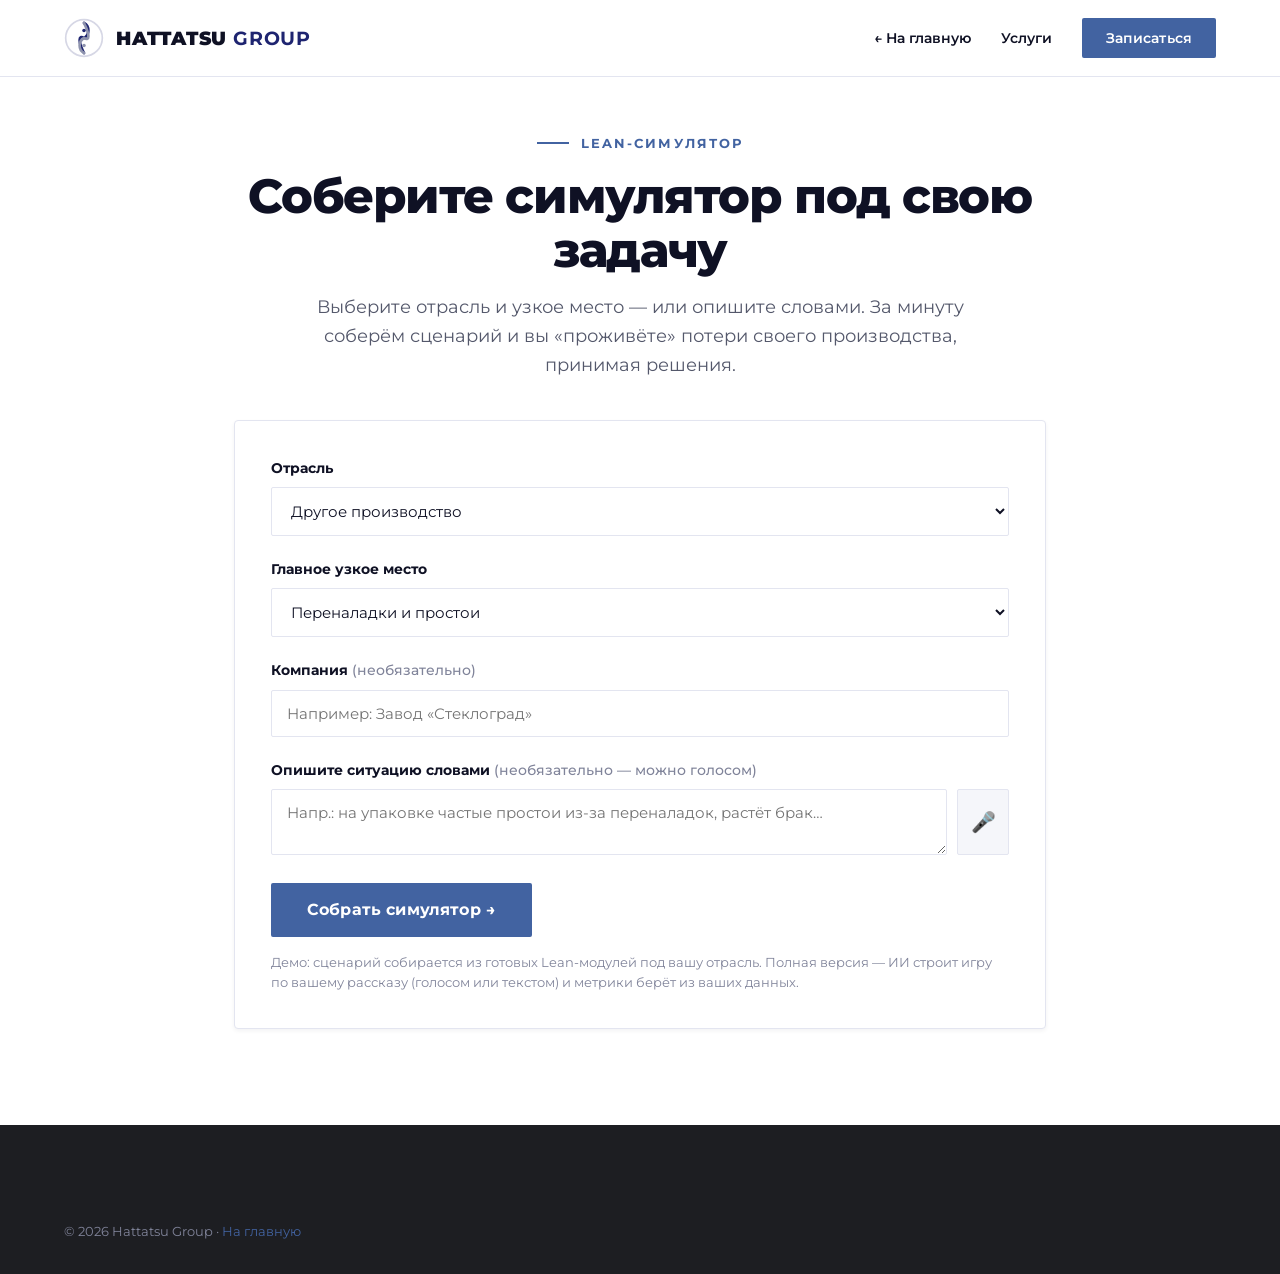
<file: simulator.html>
<!DOCTYPE html>
<html lang="ru">
<head>
  <meta charset="UTF-8" />
  <meta name="viewport" content="width=device-width, initial-scale=1.0" />
  <title>Lean-симулятор под вашу задачу — HATTATSU GROUP</title>
  <meta name="description" content="Соберите Lean-симулятор под свою отрасль и узкое место за минуту. Интерактивная демо-игра Hattatsu Group: проживите потери производства и получите план улучшений." />
  <meta name="theme-color" content="#0b0e22" />
  <link rel="icon" href="data:image/svg+xml,%3Csvg xmlns='http://www.w3.org/2000/svg' viewBox='0 0 48 48'%3E%3Crect width='48' height='48' rx='10' fill='%231E2470'/%3E%3Cpath d='M24 9c6 4 6 12 0 15-6-3-6 5 0 15' fill='none' stroke='white' stroke-width='3' stroke-linecap='round'/%3E%3C/svg%3E" />
  <meta property="og:type" content="website" />
  <meta property="og:title" content="Lean-симулятор под вашу задачу — HATTATSU GROUP" />
  <meta property="og:description" content="Соберите симулятор под свою отрасль за минуту и проживите потери производства. Демо Hattatsu Group." />
  <meta property="og:url" content="https://mupamuc.github.io/hattatsu-site/simulator.html" />
  <meta property="og:image" content="https://mupamuc.github.io/hattatsu-site/assets/img/og.png" />
  <meta name="robots" content="index, follow" />
  <link rel="canonical" href="https://mupamuc.github.io/hattatsu-site/simulator.html" />

  <link rel="preconnect" href="https://fonts.googleapis.com" />
  <link rel="preconnect" href="https://fonts.gstatic.com" crossorigin />
  <link href="https://fonts.googleapis.com/css2?family=Montserrat:wght@400;500;600;700;800;900&family=JetBrains+Mono:wght@500&display=swap" rel="stylesheet" />
  <link rel="stylesheet" href="assets/css/styles.css" />
</head>
<body id="top">

  <!-- NAV -->
  <header class="nav" id="nav">
    <div class="container nav__inner">
      <a class="brand" href="index.html" aria-label="Hattatsu Group — на главную">
        <span class="brand__mark" aria-hidden="true">
          <svg viewBox="0 0 48 48" width="40" height="40">
            <circle cx="24" cy="24" r="22" fill="none" stroke="var(--primary)" stroke-width="2" opacity=".18"/>
            <path d="M24 6c7 4 7 14 0 18-7-4-7 4 0 18" fill="none" stroke="var(--primary)" stroke-width="3.2" stroke-linecap="round"/>
            <path d="M24 42c-7-4-7-14 0-18 7 4 7-4 0-18" fill="none" stroke="var(--steel)" stroke-width="3.2" stroke-linecap="round"/>
            <circle cx="24" cy="15" r="2.1" fill="var(--primary)"/>
            <circle cx="24" cy="33" r="2.1" fill="var(--steel)"/>
          </svg>
        </span>
        <span class="brand__name">HATTATSU<span class="brand__sub">GROUP</span></span>
      </a>
      <nav class="nav__menu" aria-label="Меню">
        <a href="index.html">← На главную</a>
        <a href="index.html#services">Услуги</a>
        <a class="btn btn--primary nav__cta" href="index.html#contacts">Записаться</a>
      </nav>
    </div>
  </header>

  <main class="sg-main">
    <header class="sg-head">
      <p class="eyebrow eyebrow--accent">Lean-симулятор</p>
      <h1 class="sg-h1">Соберите симулятор под свою задачу</h1>
      <p class="sg-sub">Выберите отрасль и узкое место — или опишите словами. За минуту соберём сценарий и вы «проживёте» потери своего производства, принимая решения.</p>
    </header>

    <!-- STEP: BUILDER -->
    <section class="sg-step is-active" id="sg-builder">
      <div class="sg-card">
        <div class="sg-field">
          <label for="sg-industry">Отрасль</label>
          <select id="sg-industry">
            <option value="glass">Обработка стекла</option>
            <option value="metal">Металлообработка</option>
            <option value="food">Пищевое производство</option>
            <option value="logi">Логистика и склад</option>
            <option value="mach">Машиностроение</option>
            <option value="other" selected>Другое производство</option>
          </select>
        </div>
        <div class="sg-field">
          <label for="sg-bottleneck">Главное узкое место</label>
          <select id="sg-bottleneck">
            <option value="setup">Переналадки и простои</option>
            <option value="quality">Брак и качество</option>
            <option value="invent">Логистика и запасы</option>
            <option value="people">Мотивация и текучка</option>
            <option value="plan">Планирование и сроки</option>
          </select>
        </div>
        <div class="sg-field">
          <label for="sg-company">Компания <span class="sg-opt">(необязательно)</span></label>
          <input type="text" id="sg-company" placeholder="Например: Завод «Стеклоград»" autocomplete="organization" />
        </div>
        <div class="sg-field">
          <label for="sg-note">Опишите ситуацию словами <span class="sg-opt">(необязательно — можно голосом)</span></label>
          <div class="sg-voice">
            <textarea id="sg-note" rows="2" placeholder="Напр.: на упаковке частые простои из-за переналадок, растёт брак…"></textarea>
            <button class="sg-mic" id="sg-mic" type="button" aria-label="Голосовой ввод" title="Сказать голосом">🎤</button>
          </div>
        </div>
        <button class="btn btn--primary btn--lg" id="sg-build">Собрать симулятор →</button>
        <p class="sg-note">Демо: сценарий собирается из готовых Lean-модулей под вашу отрасль. Полная версия — ИИ строит игру по вашему рассказу (голосом или текстом) и метрики берёт из ваших данных.</p>
      </div>
    </section>

    <!-- STEP: LOADING -->
    <section class="sg-step" id="sg-loading">
      <div class="sg-loader">
        <div class="sg-spin" aria-hidden="true"></div>
        <p id="sg-loadtext">Собираем сценарий под вас…</p>
      </div>
    </section>

    <!-- STEP: GAME -->
    <section class="sg-step" id="sg-game">
      <div class="sg-game">
        <div class="sg-game-head">
          <div>
            <h2 id="sg-gtitle">Lean-симулятор</h2>
            <p id="sg-gsub"></p>
          </div>
          <span class="sg-round" id="sg-round">Раунд 1 / 6</span>
        </div>
        <div class="sg-meters" id="sg-meters"></div>
        <div class="sg-event" id="sg-event"></div>
        <div class="sg-choices" id="sg-choices"></div>
        <p class="sg-reply" id="sg-reply"></p>
        <button class="btn btn--primary" id="sg-next" style="display:none">Далее →</button>
      </div>
    </section>

    <!-- STEP: RESULT -->
    <section class="sg-step" id="sg-result">
      <div class="sg-card sg-resultcard">
        <p class="eyebrow eyebrow--accent eyebrow--center">Результат</p>
        <div class="sg-score" id="sg-score">0</div>
        <p class="sg-scorelabel">эффективность из 100</p>
        <h2 class="sg-verdict" id="sg-verdict"></h2>
        <p class="sg-rtext" id="sg-rtext"></p>
        <p class="sg-rfocus" id="sg-rfocus"></p>
        <div class="sg-cta">
          <p>Хотите полный симулятор под <b>ваш</b> процесс — ИИ соберёт по вашему рассказу — и план улучшений от Hattatsu?</p>
          <a class="btn btn--primary btn--lg" id="sg-lead" href="#">Получить полную версию + план</a>
          <button class="btn btn--outline" id="sg-again" type="button">Изменить сценарий</button>
        </div>
      </div>
    </section>
  </main>

  <footer class="footer">
    <div class="container footer__legal">© <span id="year"></span> Hattatsu Group · <a href="index.html" style="color:var(--accent)">На главную</a></div>
  </footer>

  <script src="assets/js/sim-game.js"></script>
</body>
</html>
</file>
<file: assets/css/styles.css>
/* ============================================================
   HATTATSU GROUP — WeldWorks-style structure
   Accent: WeldWorks steel-blue (#4263A1). Dark surfaces: WeldWorks charcoal #1D1E22. Koi logo stays navy.
   Brand mark stays navy. Montserrat. Darkened industrial photos.
   ============================================================ */

:root {
  /* accent — real WeldWorks accent: steel blue #4263A1 (verified from kit CSS) */
  --accent: #4263a1;
  --accent-active: #36507f;
  --accent-soft: #dde4f2;

  /* navy brand (dark surfaces, logo, dark accents) */
  --primary: #1e2470;
  --primary-active: #151a54;

  --ink: #0f1124;
  --body: #54586b;
  --muted: #80849a;
  --steel: #8e93ad;

  --canvas: #ffffff;
  --surface-soft: #f5f6fa;
  --surface-strong: #ecedf6;
  --hairline: #e3e5f0;

  --surface-dark: #1d1e22;
  --surface-dark-elev: #25272a;
  --on-dark: #ffffff;
  --on-dark-soft: #a9adc6;

  --r-btn: 2px;
  --r-card: 4px;
  --r-img: 6px;

  --container: 1200px;
  --section: 100px;

  --shadow-card: 0 2px 4px rgba(15,17,36,.05);
  --shadow-lift: 0 22px 50px -22px rgba(15,17,36,.4);
}

*, *::before, *::after { box-sizing: border-box; }
html { scroll-behavior: smooth; scroll-padding-top: 96px; -webkit-text-size-adjust: 100%; }
body {
  margin: 0;
  font-family: "Montserrat", -apple-system, "Segoe UI", Roboto, Arial, sans-serif;
  font-size: 16px; line-height: 1.6;
  color: var(--body); background: var(--canvas);
  -webkit-font-smoothing: antialiased;
}
img, svg, iframe { display: block; max-width: 100%; }
a { color: inherit; text-decoration: none; }
ul { margin: 0; padding: 0; list-style: none; }
h1, h2, h3, h4 { color: var(--ink); margin: 0; font-weight: 800; letter-spacing: -.02em; line-height: 1.12; }

.container { width: 100%; max-width: var(--container); margin-inline: auto; padding-inline: 24px; }

/* ---------- buttons: rectangular, orange accent ---------- */
.btn {
  display: inline-flex; align-items: center; justify-content: center; gap: 8px;
  font-family: inherit; font-weight: 700; font-size: 15px; line-height: 1;
  letter-spacing: .01em; border: 2px solid transparent; border-radius: var(--r-btn);
  padding: 14px 26px; cursor: pointer; white-space: nowrap;
  transition: transform .16s ease, background-color .16s ease, color .16s ease, border-color .16s ease, box-shadow .16s ease;
}
.btn--lg { padding: 17px 34px; font-size: 16px; }
.btn--primary { background: var(--accent); border-color: var(--accent); color: #fff; }
.btn--primary:hover { background: var(--accent-active); border-color: var(--accent-active); transform: translateY(-2px); box-shadow: 0 18px 36px -16px rgba(66,99,161,.6); }
.btn--outline { background: transparent; border-color: var(--accent); color: var(--accent); }
.btn--outline:hover { background: var(--accent); color: #fff; transform: translateY(-2px); }
.btn--light { background: #fff; border-color: #fff; color: var(--accent); }
.btn--light:hover { transform: translateY(-2px); box-shadow: 0 22px 50px -22px rgba(0,0,0,.55); }

/* ---------- eyebrow w/ dash ---------- */
.eyebrow {
  display: flex; align-items: center; gap: 12px;
  margin: 0 0 16px; font-size: 13px; font-weight: 700; letter-spacing: .16em; text-transform: uppercase; color: var(--muted);
}
.eyebrow::before { content: ""; width: 32px; height: 2px; background: currentColor; flex: none; }
.eyebrow--accent { color: var(--accent); }
.eyebrow--light { color: var(--accent); }
.eyebrow--center { justify-content: center; }

.badge {
  display: inline-flex; align-items: center; font-size: 12px; font-weight: 700;
  letter-spacing: .06em; text-transform: uppercase; padding: 7px 16px; border-radius: var(--r-btn);
  background: rgba(255,255,255,.12); color: #fff;
}
.badge--gold { background: rgba(66,99,161,.16); color: var(--accent); border: 1px solid rgba(66,99,161,.45); margin-bottom: 20px; }

/* ---------- darkened photo placeholder ---------- */
.photo {
  position: relative; border-radius: var(--r-img); overflow: hidden;
  background:
    var(--photo, none),
    radial-gradient(120% 90% at 75% 15%, #2b327f 0%, transparent 55%),
    linear-gradient(var(--ang, 150deg), #0b0e22 0%, #1a2056 55%, #0b0e22 100%);
  background-size: cover; background-position: center;
}
.photo::before {
  content: ""; position: absolute; inset: 0;
  background-image: linear-gradient(rgba(255,255,255,.05) 1px, transparent 1px), linear-gradient(90deg, rgba(255,255,255,.05) 1px, transparent 1px);
  background-size: 38px 38px; mask-image: radial-gradient(90% 90% at 70% 30%, #000 25%, transparent 80%);
}
.darken::after { content: ""; position: absolute; inset: 0; background: linear-gradient(180deg, rgba(11,14,34,.30) 0%, rgba(11,14,34,.74) 100%); }
.darken > * { position: relative; z-index: 1; }

/* ============================================================
   TOP BAR
   ============================================================ */
.topbar { background: var(--surface-dark); color: var(--on-dark-soft); font-size: 13px; }
.topbar__inner { display: flex; align-items: center; justify-content: space-between; gap: 16px; padding: 10px 24px; }
.topbar__tag { margin: 0; font-weight: 500; }
.topbar__contacts { display: flex; gap: 22px; flex: none; }
.topbar__contacts a { font-weight: 600; color: #fff; }
.topbar__contacts a:hover { color: var(--accent); }

/* ============================================================
   NAV
   ============================================================ */
.nav { position: sticky; top: 0; z-index: 50; background: #fff; border-bottom: 1px solid var(--hairline); transition: box-shadow .25s; }
.nav.is-scrolled { box-shadow: 0 4px 22px -14px rgba(15,17,36,.5); }
.nav__inner { display: flex; align-items: center; justify-content: space-between; height: 76px; }
.brand { display: inline-flex; align-items: center; gap: 12px; }
.brand__mark svg { animation: koi-float 6s ease-in-out infinite; transform-origin: center; }
@keyframes koi-float { 0%,100% { transform: translateY(0) rotate(0); } 50% { transform: translateY(-3px) rotate(-3deg); } }
.brand:hover .brand__mark svg { animation-duration: 2.4s; }
.brand__name { font-weight: 900; letter-spacing: .04em; color: var(--ink); font-size: 19px; line-height: 1; }
.brand__sub { color: var(--primary); margin-left: 6px; font-weight: 700; }
.brand__name--light { color: #fff; font-size: 22px; }
.brand__name--light .brand__sub { color: var(--on-dark-soft); }

.nav__menu { display: flex; align-items: center; gap: 30px; }
.nav__menu a { font-size: 14px; font-weight: 600; color: var(--ink); transition: color .15s; }
.nav__menu a:hover { color: var(--accent); }
.nav__cta { color: #fff !important; padding: 11px 22px; }

.nav__burger { display: none; flex-direction: column; gap: 5px; width: 44px; height: 44px; background: none; border: 0; cursor: pointer; align-items: center; justify-content: center; }
.nav__burger span { width: 24px; height: 2px; background: var(--ink); border-radius: 2px; transition: .25s; }
.nav__burger[aria-expanded="true"] span:nth-child(1) { transform: translateY(7px) rotate(45deg); }
.nav__burger[aria-expanded="true"] span:nth-child(2) { opacity: 0; }
.nav__burger[aria-expanded="true"] span:nth-child(3) { transform: translateY(-7px) rotate(-45deg); }

/* ============================================================
   HERO
   ============================================================ */
.hero { padding: 80px 0 70px; overflow: hidden; }
.hero__grid { display: grid; grid-template-columns: 1.05fr .95fr; gap: 60px; align-items: center; }
.hero__title { font-size: clamp(36px, 4.8vw, 62px); line-height: 1.05; font-weight: 800; letter-spacing: -.03em; }
.lead { font-size: 18px; line-height: 1.65; color: var(--body); margin: 24px 0 0; max-width: 32em; }
.hero__actions { display: flex; flex-wrap: wrap; gap: 16px; margin-top: 36px; }
.hero__media { position: relative; }
.hero__photo { aspect-ratio: 4/5; box-shadow: var(--shadow-lift); display: flex; align-items: flex-end; padding: 26px; }
.hero__badge { background: var(--accent); color: #fff; padding: 18px 22px; border-radius: var(--r-card); display: flex; align-items: baseline; gap: 10px; box-shadow: 0 18px 40px -16px rgba(66,99,161,.6); }
.hero__badge strong { font-size: 34px; font-weight: 900; line-height: 1; }
.hero__badge span { font-size: 13px; font-weight: 600; max-width: 8em; }

/* ============================================================
   FEATURE ROW (navy band, orange icons)
   ============================================================ */
.features { margin-top: -40px; position: relative; z-index: 2; }
.features__grid { display: grid; grid-template-columns: repeat(4, 1fr); gap: 0; background: var(--surface-dark); border-radius: var(--r-card); overflow: hidden; box-shadow: var(--shadow-lift); }
.feature { padding: 34px 30px; color: #fff; border-right: 1px solid rgba(255,255,255,.1); transition: background .2s; }
.feature:last-child { border-right: 0; }
.feature:hover { background: var(--surface-dark-elev); }
.feature__ic { color: var(--accent); display: block; margin-bottom: 16px; }
.feature h3 { color: #fff; font-size: 19px; font-weight: 700; margin-bottom: 10px; }
.feature p { color: rgba(255,255,255,.78); font-size: 14px; line-height: 1.55; margin: 0; }

/* ============================================================
   SECTIONS
   ============================================================ */
.section { padding: var(--section) 0; }
.section--soft { background: var(--surface-soft); }
.section__head { max-width: 720px; margin-bottom: 54px; }
.section__head--center { margin-inline: auto; text-align: center; }
.section__title { font-size: clamp(28px, 3.6vw, 46px); line-height: 1.1; font-weight: 800; }
.section__title--light { color: #fff; }
.section__lead { font-size: 18px; color: var(--body); margin: 18px 0 0; }
.section__lead--light { color: var(--on-dark-soft); }

/* ---------- about ---------- */
.about__grid { display: grid; grid-template-columns: .95fr 1.05fr; gap: 60px; align-items: center; }
.about__media .photo { aspect-ratio: 4/3.4; box-shadow: var(--shadow-lift); display: flex; align-items: flex-start; padding: 24px; }
.about__exp { background: var(--accent); color: #fff; padding: 16px 20px; border-radius: var(--r-card); display: flex; align-items: baseline; gap: 10px; }
.about__exp strong { font-size: 36px; font-weight: 900; line-height: 1; }
.about__exp span { font-size: 13px; font-weight: 700; line-height: 1.1; }
.checklist { display: grid; gap: 14px; margin: 26px 0 30px; }
.checklist li { position: relative; padding-left: 34px; font-weight: 600; color: var(--ink); font-size: 15.5px; }
.checklist li::before {
  content: ""; position: absolute; left: 0; top: 1px; width: 22px; height: 22px; border-radius: 50%;
  -webkit-mask: no-repeat center/12px url("data:image/svg+xml,%3Csvg xmlns='http://www.w3.org/2000/svg' viewBox='0 0 24 24'%3E%3Cpath fill='white' d='M9 16.2 4.8 12l-1.4 1.4L9 19 21 7l-1.4-1.4z'/%3E%3C/svg%3E");
  mask: no-repeat center/12px url("data:image/svg+xml,%3Csvg xmlns='http://www.w3.org/2000/svg' viewBox='0 0 24 24'%3E%3Cpath fill='white' d='M9 16.2 4.8 12l-1.4 1.4L9 19 21 7l-1.4-1.4z'/%3E%3C/svg%3E");
  background-color: var(--accent);
}

/* ============================================================
   COUNTERS (dark band, orange numbers)
   ============================================================ */
.counters { background: var(--surface-dark); }
.counters__grid { display: grid; grid-template-columns: repeat(4, 1fr); gap: 24px; padding: 64px 24px; }
.counter { text-align: center; border-right: 1px solid rgba(255,255,255,.1); }
.counter:last-child { border-right: 0; }
.counter strong { display: block; font-size: clamp(40px, 5vw, 60px); font-weight: 900; color: var(--accent); line-height: 1; letter-spacing: -.03em; }
.counter span { display: block; margin-top: 12px; font-size: 14px; font-weight: 600; color: var(--on-dark-soft); }

/* ============================================================
   SERVICE CARDS
   ============================================================ */
.cards { display: grid; grid-template-columns: repeat(4, 1fr); gap: 24px; }
.card {
  background: var(--canvas); border: 1px solid var(--hairline); border-radius: var(--r-card);
  padding: 32px 28px; box-shadow: var(--shadow-card);
  transition: transform .22s ease, box-shadow .22s ease, border-color .22s ease;
}
.card:hover { transform: translateY(-8px); border-color: var(--accent); box-shadow: var(--shadow-lift); }
.card__ic { width: 60px; height: 60px; border-radius: var(--r-card); background: var(--surface-strong); color: var(--accent); display: grid; place-items: center; margin-bottom: 22px; transition: background .22s, color .22s; }
.card:hover .card__ic { background: var(--accent); color: #fff; }
.card h3 { font-size: 21px; font-weight: 700; margin-bottom: 8px; }
.card > p { font-size: 14px; color: var(--muted); margin: 0 0 16px; }
.card__list li { font-size: 14px; color: var(--body); padding: 9px 0 9px 18px; position: relative; border-top: 1px solid var(--hairline); }
.card__list li::before { content: ""; position: absolute; left: 0; top: 15px; width: 6px; height: 6px; border-radius: 50%; background: var(--accent); }

/* ============================================================
   INDUSTRIES — photo blocks, highlight + zoom on hover (tarmacs ref)
   ============================================================ */
.industries { display: grid; grid-template-columns: repeat(4, 1fr); gap: 20px; }
.industry { position: relative; aspect-ratio: 3/4; border-radius: var(--r-img); overflow: hidden; display: block; box-shadow: var(--shadow-card); transition: transform .25s ease, box-shadow .25s ease; }
.industry__bg { position: absolute; inset: 0; transition: transform .55s cubic-bezier(.2,.7,.2,1); }
.industry__bg.darken::after { background: linear-gradient(180deg, rgba(11,14,34,.18) 0%, rgba(11,14,34,.82) 100%); transition: background .3s; }
.industry__cap { position: absolute; inset: auto 0 0 0; z-index: 1; padding: 24px; display: grid; gap: 6px; }
.industry__eyebrow { font-size: 11px; font-weight: 700; letter-spacing: .16em; text-transform: uppercase; color: var(--accent); }
.industry__title { color: #fff; font-weight: 800; font-size: 19px; letter-spacing: -.01em; }
.industry__more { color: #fff; font-weight: 700; font-size: 13px; opacity: 0; transform: translateY(10px); transition: opacity .25s, transform .25s, color .2s; }
.industry:hover { transform: translateY(-6px); box-shadow: var(--shadow-lift); }
.industry:hover .industry__bg { transform: scale(1.09); }
.industry:hover .industry__bg.darken::after { background: linear-gradient(180deg, rgba(66,99,161,.12) 0%, rgba(11,14,34,.84) 100%); }
.industry:hover .industry__more { opacity: 1; transform: none; color: var(--accent); }

/* ============================================================
   SIMULATOR
   ============================================================ */
.sim { background: var(--surface-dark); }
.sim__frame { max-width: 1000px; margin: 0 auto; background: var(--surface-dark-elev); border: 1px solid rgba(255,255,255,.08); border-radius: var(--r-card); overflow: hidden; box-shadow: 0 40px 80px -30px rgba(0,0,0,.7); }
.sim__bar { display: flex; align-items: center; gap: 8px; padding: 12px 16px; background: rgba(255,255,255,.04); border-bottom: 1px solid rgba(255,255,255,.08); }
.sim__dot { width: 11px; height: 11px; border-radius: 50%; background: #3a3f63; }
.sim__dot:nth-child(1){ background:#e06c75 } .sim__dot:nth-child(2){ background:#e5c07b } .sim__dot:nth-child(3){ background:#98c379 }
.sim__url { margin-left: 10px; font-family: "JetBrains Mono", monospace; font-size: 13px; color: var(--on-dark-soft); }
.sim__open { margin-left: auto; font-size: 13px; font-weight: 600; color: #fff; }
.sim__open:hover { color: var(--accent); }
.sim__frame iframe { width: 100%; height: 620px; border: 0; background: #fff; display: block; }
.sim__embed { width: 100%; height: 620px; display: grid; place-items: center; background: radial-gradient(120% 120% at 50% 0%, #1a2056 0%, transparent 60%), var(--surface-dark-elev); }
.sim__play { display: grid; gap: 8px; justify-items: center; padding: 28px 40px; cursor: pointer; background: rgba(255,255,255,.04); border: 1px solid rgba(255,255,255,.14); border-radius: var(--r-card); color: #fff; font-family: inherit; transition: transform .2s, border-color .2s, background .2s; }
.sim__play:hover { transform: translateY(-3px); border-color: var(--accent); background: rgba(255,255,255,.07); }
.sim__playicon { width: 58px; height: 58px; border-radius: 50%; background: var(--accent); display: grid; place-items: center; font-size: 20px; padding-left: 4px; }
.sim__play > span:not(.sim__playicon) { font-size: 18px; font-weight: 700; }
.sim__play small { color: var(--on-dark-soft); font-size: 13px; font-weight: 500; }
.sim__note { text-align: center; color: var(--on-dark-soft); font-size: 14px; margin: 24px auto 0; max-width: 640px; }
.sim__cta { margin-top: 28px; }
.sim__examplelabel { text-align: center; color: var(--on-dark-soft); font-size: 13px; font-weight: 600; letter-spacing: .04em; margin: 0 0 16px; }

/* ============================================================
   TESTIMONIALS
   ============================================================ */
.reviews { display: grid; grid-template-columns: repeat(3, 1fr); gap: 24px; }
.review { margin: 0; background: var(--canvas); border: 1px solid var(--hairline); border-radius: var(--r-card); padding: 32px; box-shadow: var(--shadow-card); transition: transform .2s, box-shadow .2s; }
.review:hover { transform: translateY(-6px); box-shadow: var(--shadow-lift); }
.review__stars { color: var(--accent); letter-spacing: 3px; font-size: 16px; margin-bottom: 16px; }
.review blockquote { margin: 0 0 22px; font-size: 15.5px; line-height: 1.65; color: var(--ink); font-weight: 500; }
.review figcaption { display: flex; align-items: center; gap: 14px; }
.review__ava { width: 48px; height: 48px; border-radius: 50%; background: linear-gradient(135deg, var(--primary), #3a4099); color: #fff; display: grid; place-items: center; font-weight: 800; font-size: 15px; flex: none; }
.review figcaption strong { display: block; color: var(--ink); font-size: 15px; }
.review figcaption small { color: var(--muted); font-size: 13px; }

/* ============================================================
   CLIENTS — moving logo marquee (tarmacs ref "движение лого")
   ============================================================ */
.clients { padding: 56px 0; border-bottom: 1px solid var(--hairline); overflow: hidden; }
.clients__label { text-align: center; color: var(--muted); font-size: 14px; font-weight: 600; margin: 0 0 26px; }
.marquee { overflow: hidden; -webkit-mask: linear-gradient(90deg, transparent, #000 8%, #000 92%, transparent); mask: linear-gradient(90deg, transparent, #000 8%, #000 92%, transparent); }
.marquee__track { display: flex; align-items: center; gap: 64px; width: max-content; animation: marquee 28s linear infinite; }
.marquee:hover .marquee__track { animation-play-state: paused; }
.marquee__track span { font-weight: 800; font-size: 20px; letter-spacing: .08em; color: var(--steel); opacity: .6; white-space: nowrap; transition: color .2s, opacity .2s; }
.marquee__track span:hover { color: var(--accent); opacity: 1; }
@keyframes marquee { to { transform: translateX(-50%); } }

/* ============================================================
   CTA BAND (navy, orange button)
   ============================================================ */
.cta { background: linear-gradient(120deg, #1d1e22 0%, #15274a 100%); color: #fff; position: relative; overflow: hidden; }
.cta::after { content: ""; position: absolute; inset: 0; background-image: linear-gradient(rgba(255,255,255,.05) 1px, transparent 1px), linear-gradient(90deg, rgba(255,255,255,.05) 1px, transparent 1px); background-size: 44px 44px; mask-image: radial-gradient(80% 120% at 80% 0%, #000, transparent 70%); }
.cta__inner { position: relative; z-index: 1; text-align: center; padding: 84px 24px; }
.cta__inner .eyebrow { justify-content: center; }
.cta h2 { color: #fff; font-size: clamp(26px, 3.4vw, 42px); max-width: 18em; margin: 0 auto; }
.cta__lead { color: rgba(255,255,255,.82); font-size: 17px; margin: 18px auto 32px; max-width: 36em; }

/* ============================================================
   CONTACTS
   ============================================================ */
.contacts__grid { display: grid; grid-template-columns: 1fr 1fr; gap: 60px; }
.contacts__links { margin-top: 28px; display: grid; gap: 12px; }
.contacts__links a { font-size: 18px; font-weight: 700; color: var(--accent); }
.contacts__links a:hover { color: var(--accent-active); }
.form { display: grid; gap: 16px; background: var(--surface-soft); border: 1px solid var(--hairline); border-radius: var(--r-card); padding: 34px; }
.form label { display: grid; gap: 7px; font-size: 13px; font-weight: 700; color: var(--ink); }
.form input, .form textarea { font-family: inherit; font-size: 15px; color: var(--ink); background: #fff; border: 1px solid var(--hairline); border-radius: var(--r-btn); padding: 13px 15px; transition: border-color .15s, box-shadow .15s; }
.form input:focus, .form textarea:focus { outline: 0; border-color: var(--accent); box-shadow: 0 0 0 3px rgba(66,99,161,.15); }
.form textarea { resize: vertical; }
.form__status { font-size: 13px; font-weight: 700; margin: 0; min-height: 1.1em; color: var(--accent); }
.form__note { font-size: 12px; color: var(--muted); margin: 0; }

/* ============================================================
   FOOTER
   ============================================================ */
.footer { background: var(--surface-dark); color: var(--on-dark-soft); padding: 72px 0 32px; }
.footer__grid { display: grid; grid-template-columns: 1.6fr 1fr 1fr 1fr; gap: 40px; padding-bottom: 44px; border-bottom: 1px solid rgba(255,255,255,.08); }
.footer__brand p { max-width: 30em; margin: 16px 0 20px; font-size: 14px; line-height: 1.6; }
.footer__social { display: flex; gap: 10px; }
.footer__social a { width: 40px; height: 40px; border: 1px solid rgba(255,255,255,.16); border-radius: var(--r-btn); display: grid; place-items: center; font-size: 13px; font-weight: 700; color: #fff; transition: background .2s, border-color .2s; }
.footer__social a:hover { background: var(--accent); border-color: var(--accent); }
.footer__col h4 { color: #fff; font-size: 15px; margin-bottom: 18px; }
.footer__col a { display: block; font-size: 14px; color: var(--on-dark-soft); padding: 6px 0; }
.footer__col a:hover { color: #fff; }
.footer__legal { padding-top: 24px; font-size: 13px; color: var(--muted); }

/* ============================================================
   REVEAL
   ============================================================ */
.reveal { opacity: 0; transform: translateY(26px); transition: opacity .6s ease, transform .6s ease; }
.reveal.is-in { opacity: 1; transform: none; }

/* ============================================================
   FAQ
   ============================================================ */
.faq { max-width: 820px; margin: 0 auto; display: grid; gap: 14px; }
.faq__item { background: #fff; border: 1px solid var(--hairline); border-radius: 16px; padding: 2px 22px; box-shadow: 0 1px 2px rgba(15,17,36,.04); transition: box-shadow .2s, border-color .2s; }
.faq__item[open] { box-shadow: 0 14px 34px -20px rgba(15,17,36,.28); border-color: var(--primary); }
.faq__item summary { cursor: pointer; list-style: none; font-weight: 700; font-size: 16px; color: var(--ink); padding: 18px 36px 18px 0; position: relative; }
.faq__item summary::-webkit-details-marker { display: none; }
.faq__item summary::after { content: "+"; position: absolute; right: 2px; top: 50%; transform: translateY(-50%); font-size: 26px; font-weight: 400; line-height: 1; color: var(--primary); transition: transform .2s; }
.faq__item[open] summary::after { transform: translateY(-50%) rotate(45deg); }
.faq__item p { margin: 0 0 18px; color: var(--muted); font-size: 15px; line-height: 1.65; }

@media (prefers-reduced-motion: reduce) {
  .reveal { opacity: 1; transform: none; transition: none; }
  .brand__mark svg, .marquee__track { animation: none; }
  html { scroll-behavior: auto; }
}

/* ============================================================
   RESPONSIVE
   ============================================================ */
@media (max-width: 1024px) {
  .features__grid { grid-template-columns: repeat(2, 1fr); }
  .feature:nth-child(2) { border-right: 0; }
  .feature:nth-child(1), .feature:nth-child(2) { border-bottom: 1px solid rgba(255,255,255,.1); }
  .cards, .reviews, .industries { grid-template-columns: repeat(2, 1fr); }
  .counters__grid { grid-template-columns: repeat(2, 1fr); gap: 40px 24px; }
  .counter:nth-child(2) { border-right: 0; }
  .footer__grid { grid-template-columns: 1fr 1fr; }
}
@media (max-width: 860px) {
  :root { --section: 64px; }
  .topbar__tag { display: none; }
  .topbar__inner { justify-content: center; }
  .nav__menu { position: fixed; inset: 76px 0 auto 0; flex-direction: column; align-items: stretch; gap: 0; background: #fff; border-bottom: 1px solid var(--hairline); padding: 12px 24px 24px; transform: translateY(-150%); transition: transform .3s ease; box-shadow: 0 20px 40px -20px rgba(15,17,36,.4); }
  .nav__menu.is-open { transform: none; }
  .nav__menu a { padding: 14px 0; border-bottom: 1px solid var(--hairline); font-size: 16px; }
  .nav__cta { margin-top: 12px; }
  .nav__burger { display: flex; }
  .hero__grid, .about__grid, .contacts__grid { grid-template-columns: 1fr; gap: 40px; }
  .hero__media { order: -1; }
  .hero__photo { aspect-ratio: 16/11; }
  .about__grid .about__media { order: -1; }
  .features { margin-top: 0; }
}
@media (max-width: 560px) {
  .features__grid, .cards, .reviews, .industries, .counters__grid { grid-template-columns: 1fr; }
  .feature { border-right: 0; border-bottom: 1px solid rgba(255,255,255,.1); }
  .counter { border-right: 0; border-bottom: 1px solid rgba(255,255,255,.1); padding-bottom: 28px; }
  .counter:last-child { border-bottom: 0; }
  .sim__frame iframe, .sim__embed { height: 460px; }
  .hero__actions .btn { flex: 1; }
}

/* ============================================================
   LEAN SIMULATOR PAGE (.sg-*)
   ============================================================ */
.sg-main { max-width: 860px; margin: 0 auto; padding: 56px 24px 96px; }
.sg-head { text-align: center; margin-bottom: 40px; }
.sg-head .eyebrow { justify-content: center; }
.sg-h1 { font-size: clamp(30px, 4vw, 48px); font-weight: 800; letter-spacing: -.03em; }
.sg-sub { font-size: 18px; color: var(--body); margin: 16px auto 0; max-width: 40em; }

.sg-step { display: none; }
.sg-step.is-active { display: block; animation: sg-in .4s ease; }
@keyframes sg-in { from { opacity: 0; transform: translateY(16px); } to { opacity: 1; transform: none; } }

.sg-card { background: var(--canvas); border: 1px solid var(--hairline); border-radius: var(--r-card); padding: 36px; box-shadow: var(--shadow-card); }
.sg-field { display: grid; gap: 8px; margin-bottom: 22px; }
.sg-field label { font-weight: 700; font-size: 14px; color: var(--ink); }
.sg-opt { font-weight: 500; color: var(--muted); }
.sg-field select, .sg-field input, .sg-field textarea {
  font-family: inherit; font-size: 15px; color: var(--ink); background: #fff;
  border: 1px solid var(--hairline); border-radius: var(--r-btn); padding: 13px 15px; transition: border-color .15s, box-shadow .15s;
}
.sg-field select:focus, .sg-field input:focus, .sg-field textarea:focus { outline: 0; border-color: var(--accent); box-shadow: 0 0 0 3px rgba(66,99,161,.15); }
.sg-voice { display: flex; gap: 10px; align-items: stretch; }
.sg-voice textarea { flex: 1; resize: vertical; }
.sg-mic { flex: none; width: 52px; border: 1px solid var(--hairline); background: var(--surface-soft); border-radius: var(--r-btn); font-size: 20px; cursor: pointer; transition: background .2s, border-color .2s, transform .2s; }
.sg-mic:hover { border-color: var(--accent); background: var(--accent-soft); }
.sg-mic.is-rec { background: var(--accent); border-color: var(--accent); animation: sg-pulse 1s infinite; }
@keyframes sg-pulse { 0%,100% { box-shadow: 0 0 0 0 rgba(66,99,161,.5); } 50% { box-shadow: 0 0 0 8px rgba(66,99,161,0); } }
.sg-note { font-size: 13px; color: var(--muted); margin: 16px 0 0; line-height: 1.5; }
#sg-build { margin-top: 6px; }

/* loader */
.sg-loader { text-align: center; padding: 80px 20px; }
.sg-loader p { color: var(--body); font-weight: 600; margin-top: 24px; }
.sg-spin { width: 56px; height: 56px; margin: 0 auto; border: 4px solid var(--surface-strong); border-top-color: var(--accent); border-radius: 50%; animation: sg-spin 1s linear infinite; }
@keyframes sg-spin { to { transform: rotate(360deg); } }

/* game (dark) */
.sg-game { background: var(--surface-dark); border-radius: var(--r-card); padding: 30px; color: #fff; box-shadow: var(--shadow-lift); }
.sg-game-head { display: flex; justify-content: space-between; align-items: flex-start; gap: 16px; margin-bottom: 24px; }
.sg-game-head h2 { color: #fff; font-size: 22px; }
.sg-game-head p { color: var(--on-dark-soft); font-size: 14px; margin: 4px 0 0; }
.sg-round { flex: none; font-family: "JetBrains Mono", monospace; font-size: 13px; color: var(--accent); background: rgba(66,99,161,.12); padding: 6px 12px; border-radius: var(--r-btn); }
.sg-meters { display: grid; grid-template-columns: repeat(3, 1fr); gap: 16px; margin-bottom: 26px; }
.sg-meter-top { display: flex; justify-content: space-between; font-size: 12px; font-weight: 600; color: var(--on-dark-soft); margin-bottom: 6px; }
.sg-meter-top b { color: #fff; }
.sg-barbg { height: 8px; background: rgba(255,255,255,.1); border-radius: 4px; overflow: hidden; }
.sg-barbg i { display: block; height: 100%; border-radius: 4px; transition: width .5s ease, background .3s; }
.sg-event { font-size: 18px; font-weight: 600; line-height: 1.5; margin-bottom: 22px; }
.sg-choices { display: grid; gap: 12px; }
.sg-choice { text-align: left; padding: 16px 18px; background: var(--surface-dark-elev); border: 1px solid rgba(255,255,255,.12); border-radius: var(--r-card); color: #fff; font-family: inherit; font-size: 15px; font-weight: 600; cursor: pointer; transition: border-color .18s, transform .18s, background .18s; }
.sg-choice:hover:not(:disabled) { border-color: var(--accent); transform: translateX(5px); background: rgba(66,99,161,.08); }
.sg-choice:disabled { opacity: .55; cursor: default; }
.sg-reply { color: var(--accent); font-size: 14.5px; font-weight: 600; line-height: 1.5; margin: 18px 0 0; min-height: 1.2em; }
#sg-next { margin-top: 20px; }

/* result */
.sg-resultcard { text-align: center; }
.sg-score { font-size: 84px; font-weight: 900; color: var(--accent); line-height: 1; letter-spacing: -.04em; }
.sg-scorelabel { font-size: 13px; font-weight: 600; letter-spacing: .12em; text-transform: uppercase; color: var(--muted); margin: 6px 0 18px; }
.sg-verdict { font-size: 26px; font-weight: 800; }
.sg-rtext { font-size: 16px; color: var(--body); margin: 14px auto 0; max-width: 34em; line-height: 1.6; }
.sg-rfocus { font-size: 13px; color: var(--muted); margin: 14px 0 0; }
.sg-cta { margin-top: 30px; padding-top: 28px; border-top: 1px solid var(--hairline); display: grid; gap: 14px; justify-items: center; }
.sg-cta p { font-size: 16px; color: var(--ink); font-weight: 600; max-width: 32em; margin: 0; }
.sg-cta .btn { width: auto; }
@media (max-width: 560px) {
  .sg-meters { grid-template-columns: 1fr; gap: 12px; }
  .sg-game { padding: 22px; }
}
</file>
